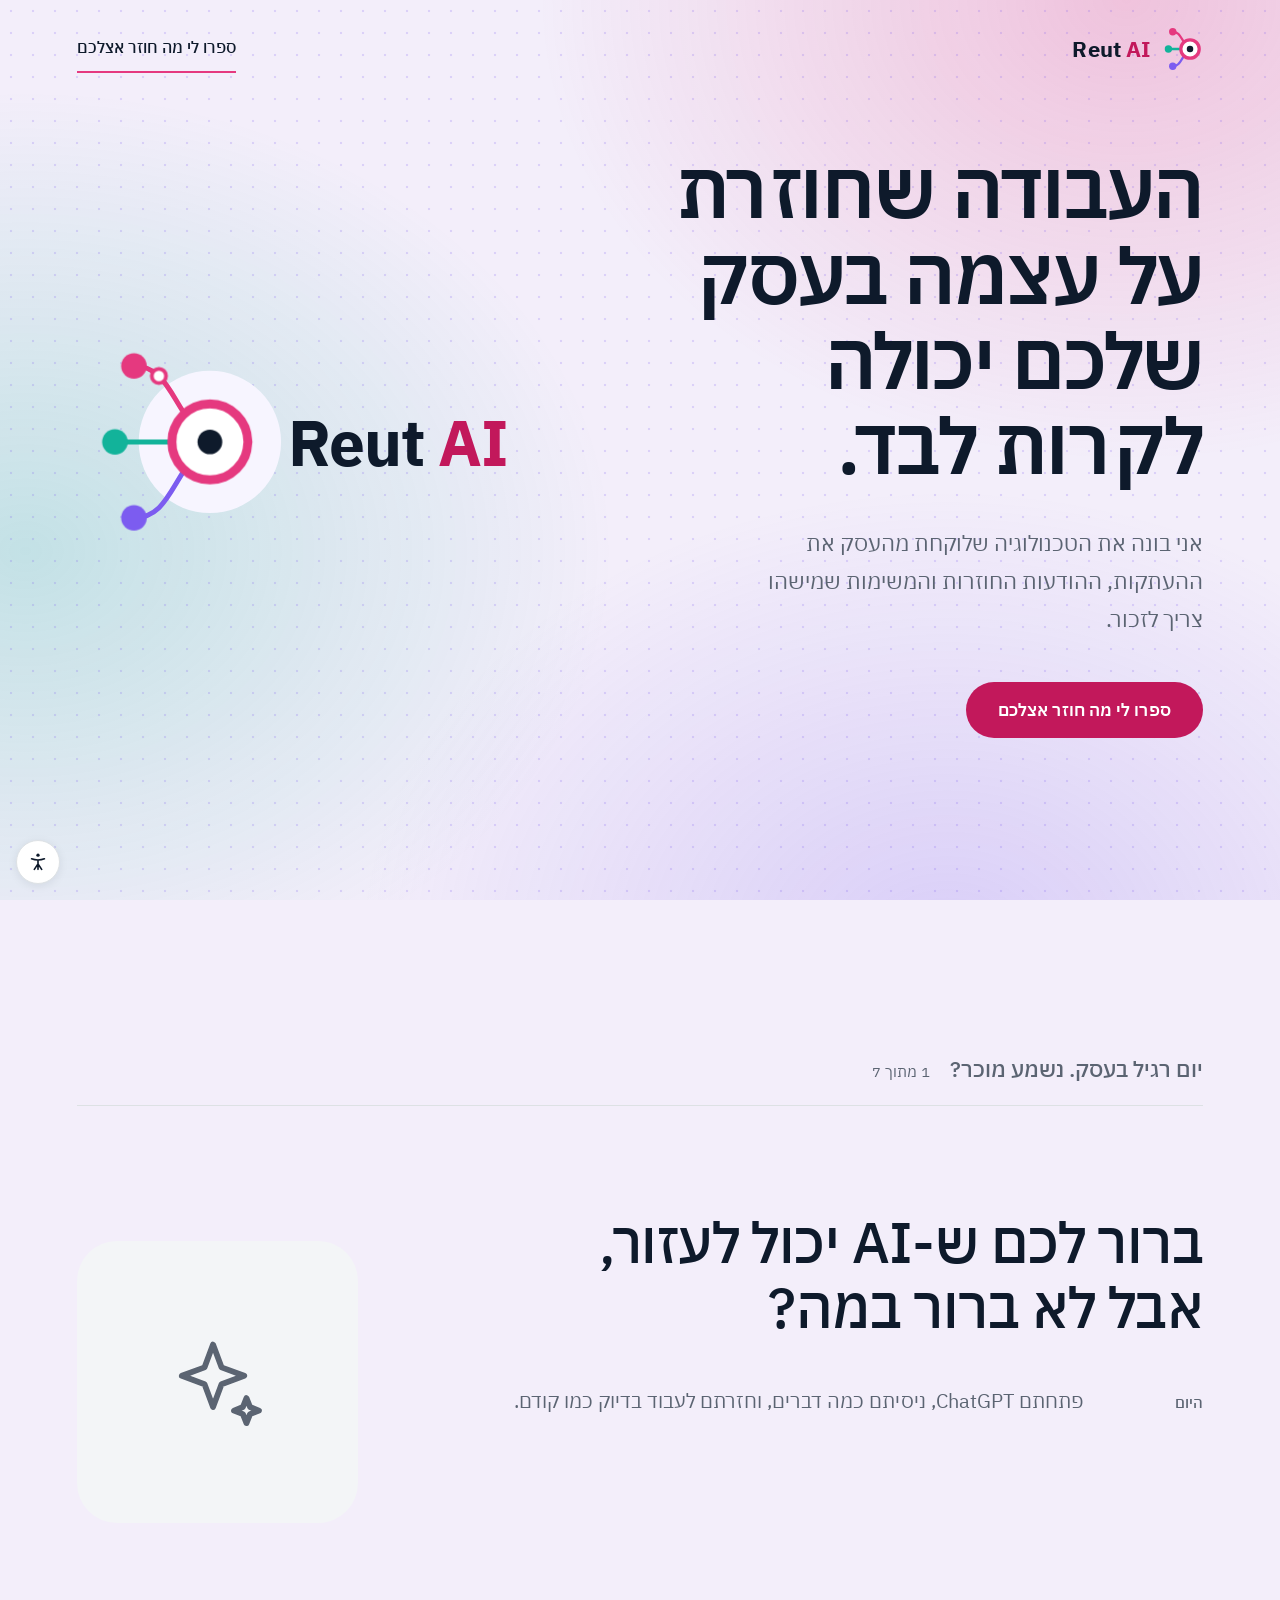
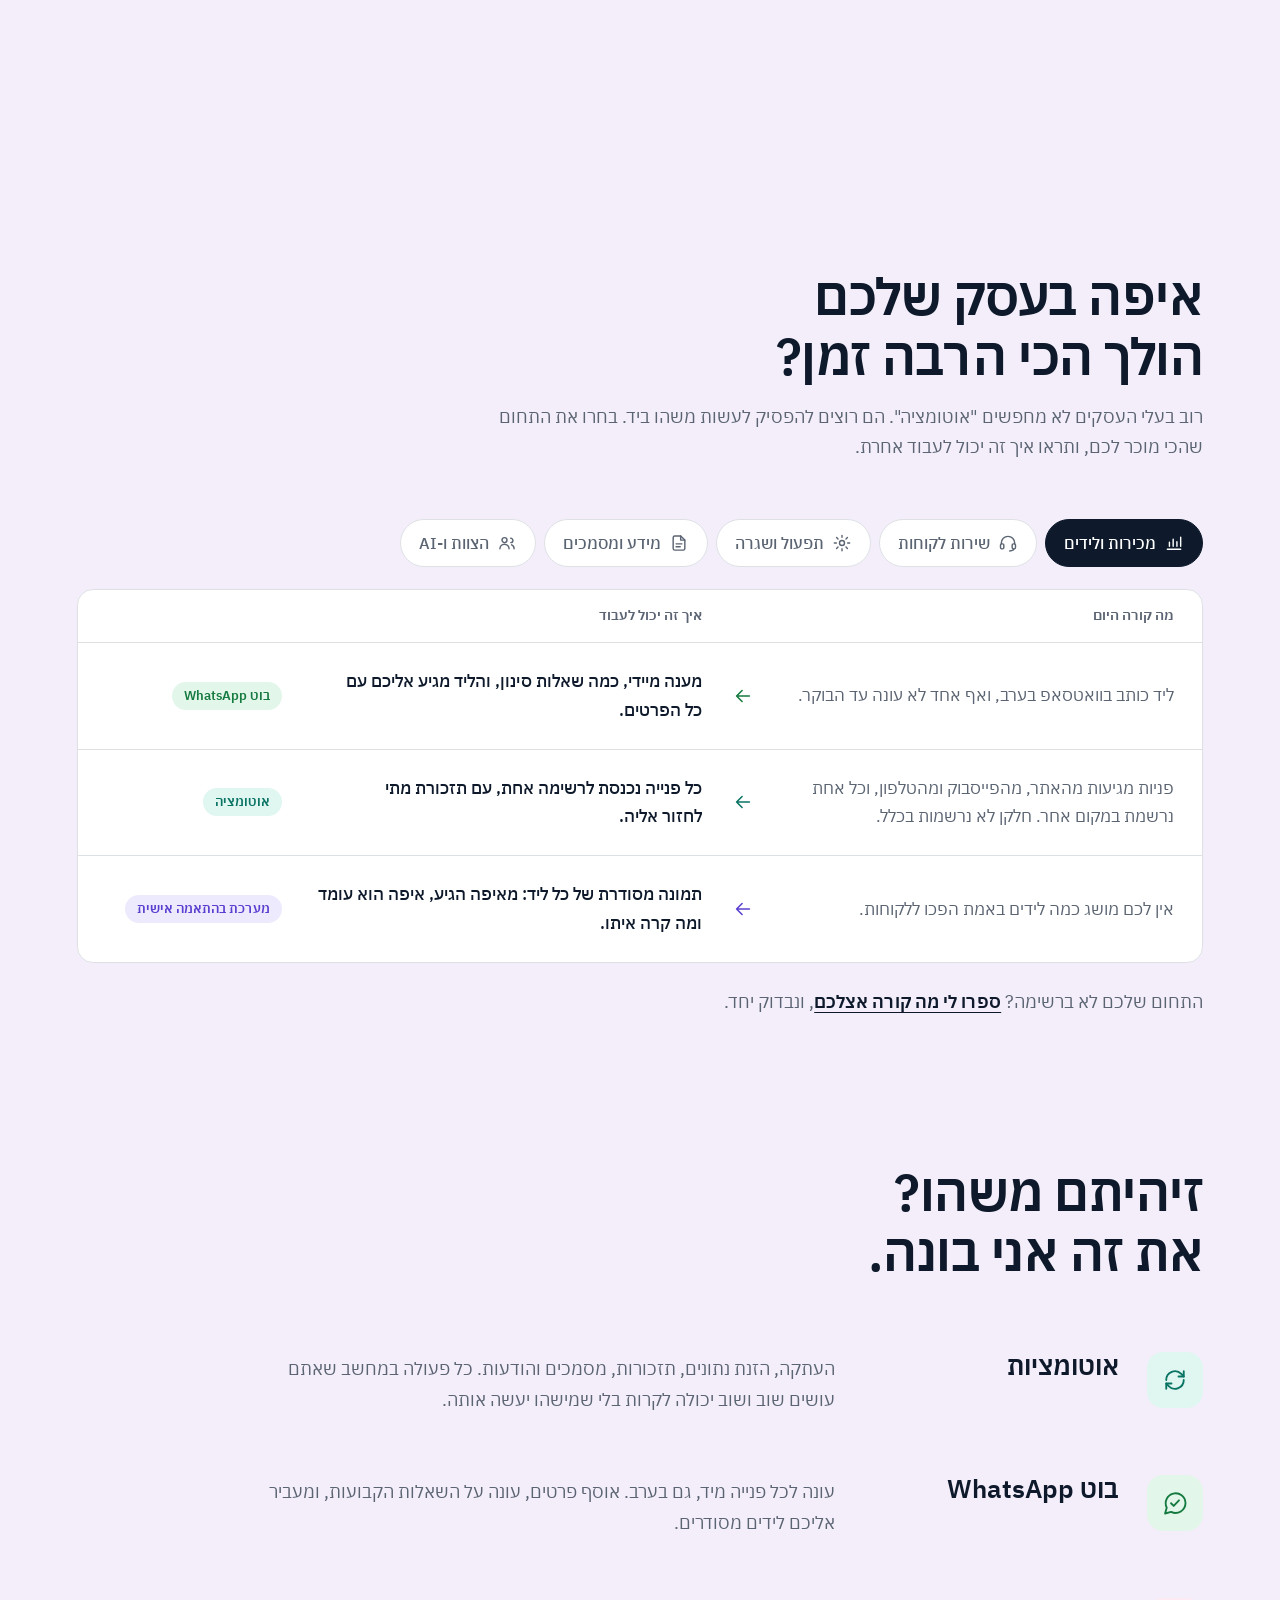
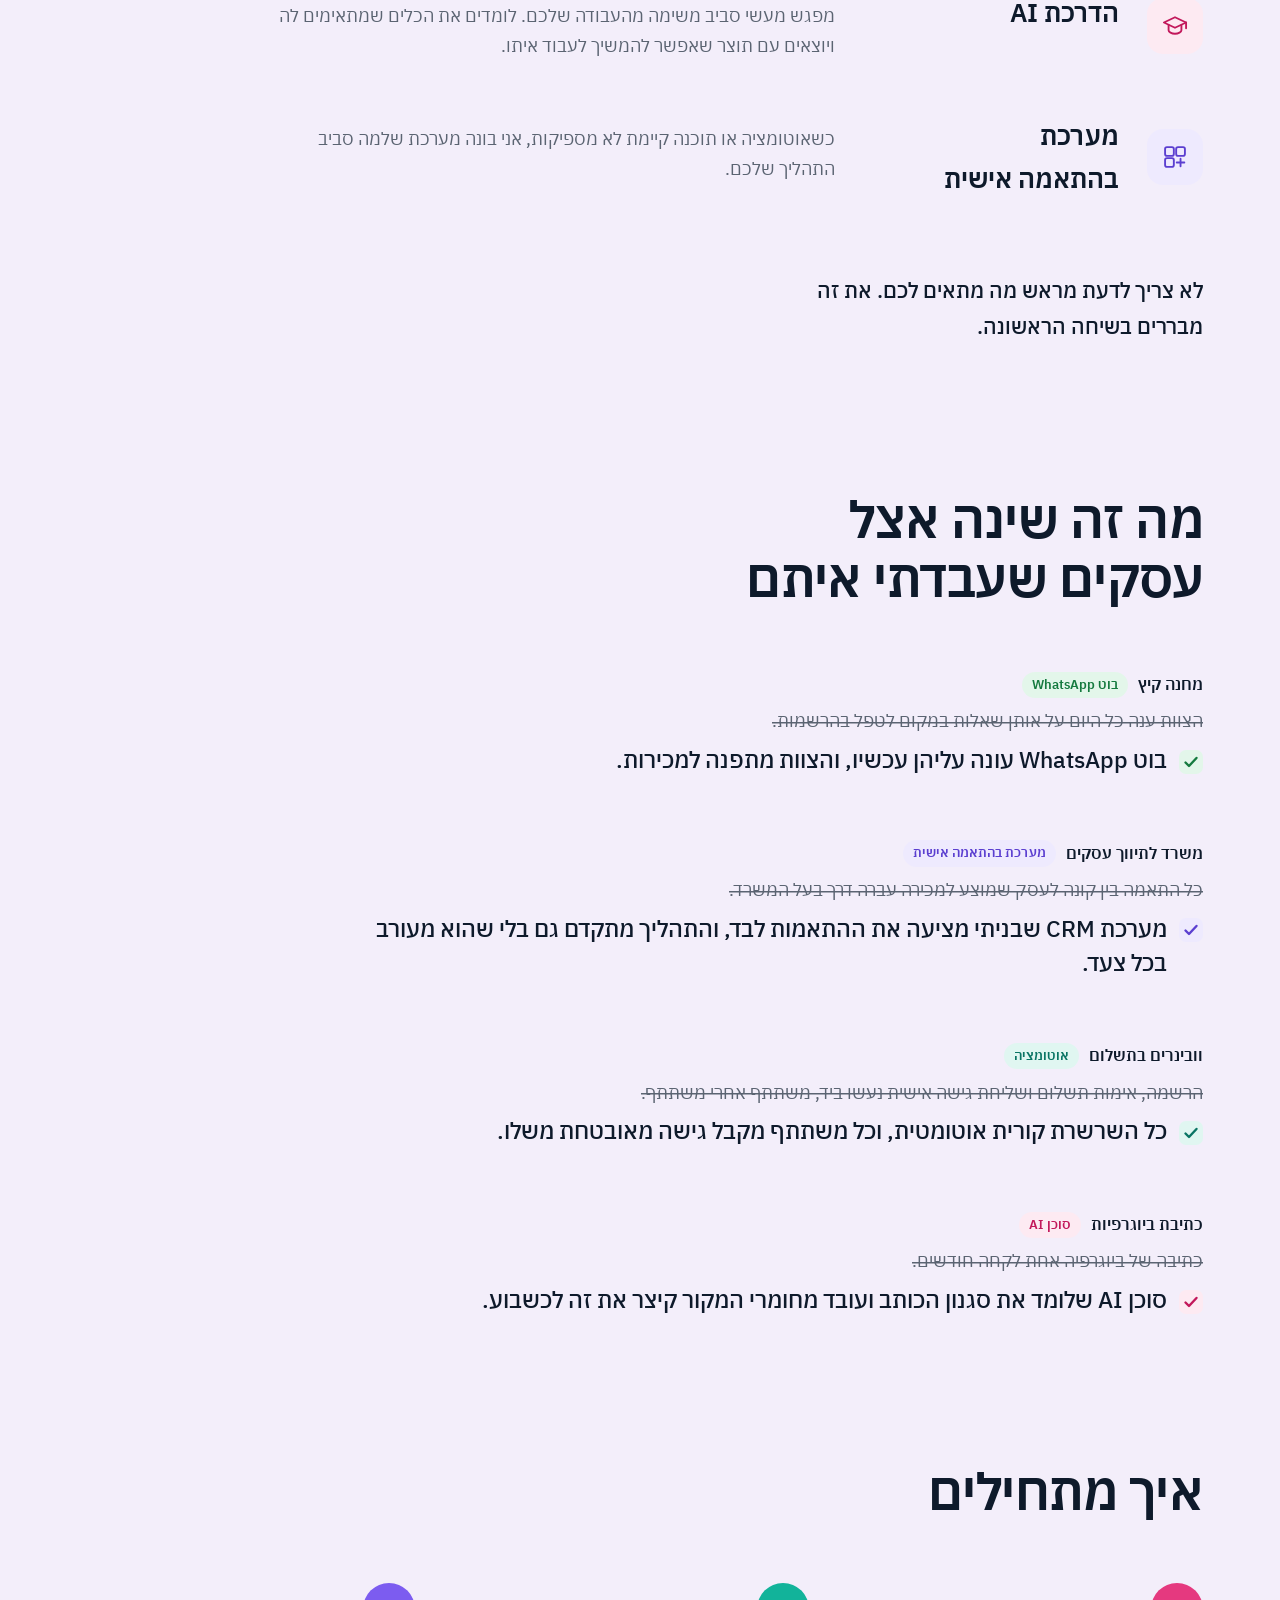
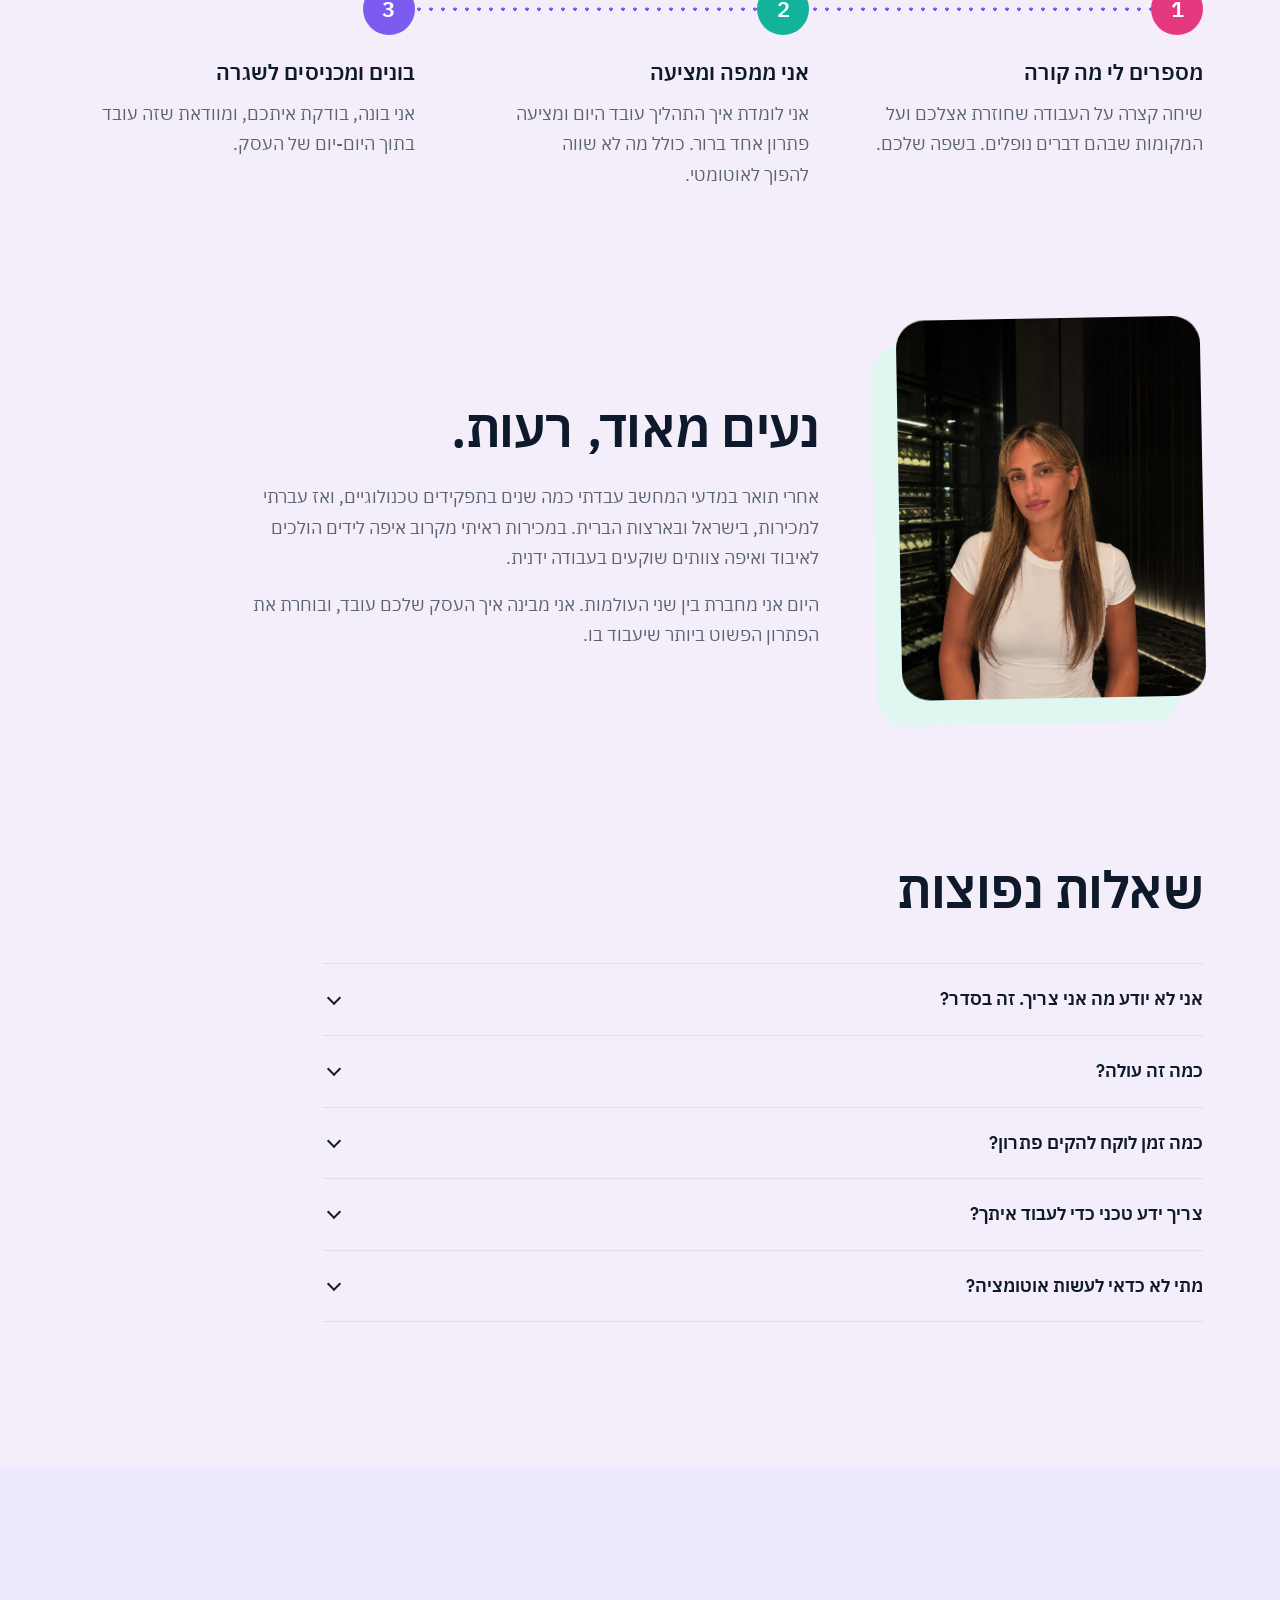
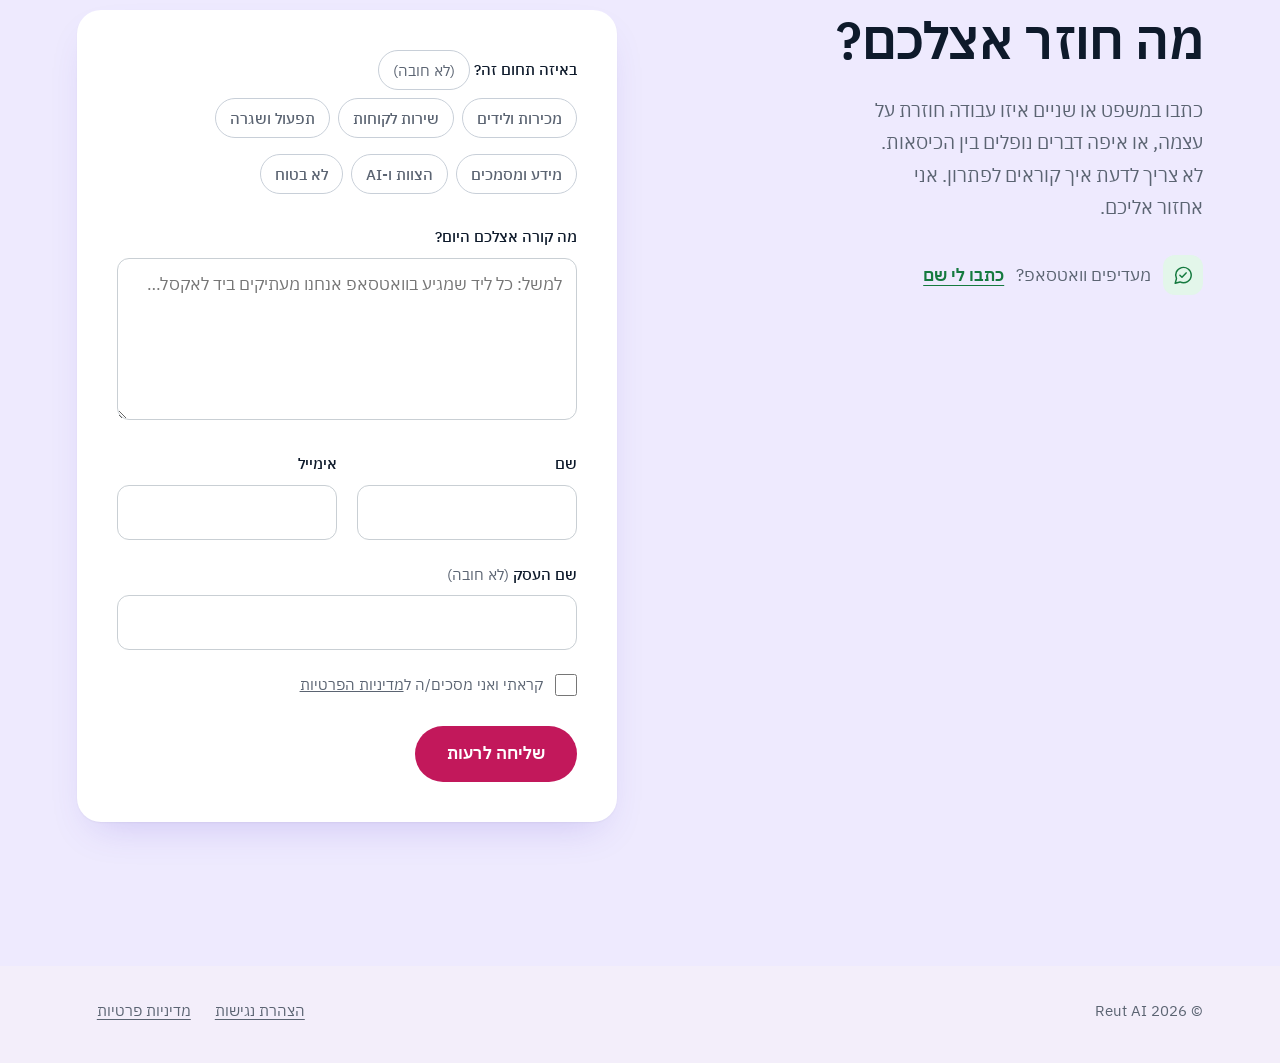
<file: index.html>
<!doctype html>
<html lang="he" dir="rtl">
<head>
<meta charset="utf-8">
<meta name="viewport" content="width=device-width, initial-scale=1, viewport-fit=cover">
<title>Reut AI | העבודה שחוזרת על עצמה בעסק יכולה לקרות לבד</title>
<meta name="description" content="רעות מאור בונה אוטומציות, בוטים לוואטסאפ, הדרכות AI מעשיות ומערכות בהתאמה אישית לעסקים שמבזבזים זמן על עבודה ידנית שחוזרת על עצמה.">
<meta name="theme-color" content="#FFFFFF">
<link rel="canonical" href="https://reutaisolutions.com/">
<meta name="robots" content="index, follow, max-image-preview:large, max-snippet:-1, max-video-preview:-1">
<meta name="author" content="רעות מאור">
<!-- Open Graph (WhatsApp / LinkedIn / Facebook) -->
<meta property="og:type" content="website">
<meta property="og:site_name" content="Reut AI">
<meta property="og:locale" content="he_IL">
<meta property="og:title" content="Reut AI | העבודה שחוזרת על עצמה בעסק יכולה לקרות לבד">
<meta property="og:description" content="רעות מאור בונה אוטומציות, בוטים לוואטסאפ, הדרכות AI מעשיות ומערכות בהתאמה אישית לעסקים שמבזבזים זמן על עבודה ידנית שחוזרת על עצמה.">
<meta property="og:url" content="https://reutaisolutions.com/">
<meta property="og:image" content="https://reutaisolutions.com/assets/hero-team.jpg">
<meta property="og:image:width" content="1448">
<meta property="og:image:height" content="1086">
<meta property="og:image:alt" content="רעות מאור, Reut AI: אוטומציות, בוטים לוואטסאפ, הדרכות AI ומערכות בהתאמה אישית לעסקים">
<!-- Twitter / X -->
<meta name="twitter:card" content="summary_large_image">
<meta name="twitter:title" content="Reut AI | העבודה שחוזרת על עצמה בעסק יכולה לקרות לבד">
<meta name="twitter:description" content="רעות מאור בונה אוטומציות, בוטים לוואטסאפ, הדרכות AI מעשיות ומערכות בהתאמה אישית לעסקים שמבזבזים זמן על עבודה ידנית שחוזרת על עצמה.">
<meta name="twitter:image" content="https://reutaisolutions.com/assets/hero-team.jpg">
<link rel="icon" href="data:image/svg+xml,<svg xmlns='http://www.w3.org/2000/svg' viewBox='9 10 37 44'><path d='M18 16C26 16 26 26 34 32M14 32H34M18 48C26 48 26 38 34 32' fill='none' stroke='%237C5CF0' stroke-width='2.6' stroke-linecap='round'/><circle cx='18' cy='16' r='3.6' fill='%23E5397F'/><circle cx='14' cy='32' r='3.6' fill='%2312B39A'/><circle cx='18' cy='48' r='3.6' fill='%237C5CF0'/><circle cx='34' cy='32' r='8.5' fill='white' stroke='%23E5397F' stroke-width='3.4'/><circle cx='34' cy='32' r='3.2' fill='%230E1A2B'/></svg>">
<link rel="preconnect" href="https://fonts.googleapis.com">
<link rel="preconnect" href="https://fonts.gstatic.com" crossorigin>
<link href="https://fonts.googleapis.com/css2?family=IBM+Plex+Sans+Hebrew:wght@300;400;500;600;700&display=swap" rel="stylesheet">
<link rel="stylesheet" href="styles.css">
</head>
<body>
<div class="backdrop" aria-hidden="true"><span class="backdrop__glow backdrop__glow--pink"></span><span class="backdrop__glow backdrop__glow--teal"></span><span class="backdrop__glow backdrop__glow--violet"></span></div>

<!-- Icon set: one symbol per situation and per capability -->
<svg width="0" height="0" style="position:absolute" aria-hidden="true" focusable="false">
  <defs>
    <symbol id="i-copy" viewBox="0 0 24 24"><rect x="8.5" y="8.5" width="11.5" height="11.5" rx="2"/><path d="M15.5 8.5V6a2 2 0 0 0-2-2H6a2 2 0 0 0-2 2v7.5a2 2 0 0 0 2 2h2.5"/></symbol>
    <symbol id="i-wait" viewBox="0 0 24 24"><path d="M21 12a8.5 8.5 0 0 1-12.3 7.6L3.5 21l1.4-5A8.5 8.5 0 1 1 21 12z"/><path d="M8.5 12h.01M12.25 12h.01M16 12h.01" stroke-width="2.6"/></symbol>
    <symbol id="i-ask" viewBox="0 0 24 24"><path d="M21 12a8.5 8.5 0 0 1-12.3 7.6L3.5 21l1.4-5A8.5 8.5 0 1 1 21 12z"/><path d="M10 9.6a2.2 2.2 0 1 1 3 2c-.6.3-1 .8-1 1.4v.4M12 16.2h.01"/></symbol>
    <symbol id="i-week" viewBox="0 0 24 24"><rect x="3.5" y="5" width="17" height="15.5" rx="2.2"/><path d="M3.5 10h17M8 3v3.8M16 3v3.8"/><path d="M8.7 15.3a3.4 3.4 0 0 0 6.2.9M15.3 14.4a3.4 3.4 0 0 0-6.2-.9"/></symbol>
    <symbol id="i-search" viewBox="0 0 24 24"><circle cx="10.5" cy="10.5" r="6.5"/><path d="M20 20l-4.6-4.6M7.8 10.5h5.4"/></symbol>
    <symbol id="i-spark" viewBox="0 0 24 24"><path d="M11 3.5l1.9 5.1 5.1 1.9-5.1 1.9L11 17.5l-1.9-5.1L4 10.5l5.1-1.9L11 3.5z"/><path d="M18.5 15.5l.8 2 2 .8-2 .8-.8 2-.8-2-2-.8 2-.8.8-2z"/></symbol>
    <symbol id="i-sheets" viewBox="0 0 24 24"><rect x="3.5" y="4.5" width="17" height="15" rx="2"/><path d="M3.5 9.5h17M3.5 14.5h17M9.5 9.5v10M15 9.5v10"/></symbol>

    <symbol id="i-auto" viewBox="0 0 24 24"><path d="M4.5 12a7.5 7.5 0 0 1 12.9-5.2L19.5 9"/><path d="M19.5 4.5V9H15"/><path d="M19.5 12a7.5 7.5 0 0 1-12.9 5.2L4.5 15"/><path d="M4.5 19.5V15H9"/></symbol>
    <symbol id="i-bot" viewBox="0 0 24 24"><path d="M21 12a8.5 8.5 0 0 1-12.3 7.6L3.5 21l1.4-5A8.5 8.5 0 1 1 21 12z"/><path d="M8.6 12.2l2.3 2.3 4.5-4.8"/></symbol>
    <symbol id="i-learn" viewBox="0 0 24 24"><path d="M2.5 9L12 4.5 21.5 9 12 13.5 2.5 9z"/><path d="M6.5 11v4.6c0 1.5 2.5 3 5.5 3s5.5-1.5 5.5-3V11M21.5 9v5"/></symbol>
    <symbol id="i-system" viewBox="0 0 24 24"><rect x="3.5" y="3.5" width="7.5" height="7.5" rx="1.6"/><rect x="13" y="3.5" width="7.5" height="7.5" rx="1.6"/><rect x="3.5" y="13" width="7.5" height="7.5" rx="1.6"/><path d="M16.75 13.5v6.5M13.5 16.75H20"/></symbol>
    <symbol id="i-sales" viewBox="0 0 24 24"><path d="M4 19.5h16M6.5 16V11M11 16V7.5M15.5 16v-5.5M20 16V5"/></symbol>
    <symbol id="i-service" viewBox="0 0 24 24"><path d="M4 13v-1a8 8 0 0 1 16 0v1"/><rect x="3" y="13" width="4" height="6" rx="1.5"/><rect x="17" y="13" width="4" height="6" rx="1.5"/><path d="M19 19c0 1.5-2 2.5-5 2.5"/></symbol>
    <symbol id="i-ops" viewBox="0 0 24 24"><circle cx="12" cy="12" r="3"/><path d="M12 2.8v2.4M12 18.8v2.4M2.8 12h2.4M18.8 12h2.4M5.5 5.5l1.7 1.7M16.8 16.8l1.7 1.7M5.5 18.5l1.7-1.7M16.8 7.2l1.7-1.7"/></symbol>
    <symbol id="i-docs" viewBox="0 0 24 24"><path d="M14 3.5H7a2 2 0 0 0-2 2v13a2 2 0 0 0 2 2h10a2 2 0 0 0 2-2V8.5z"/><path d="M14 3.5v5h5M8.5 13h7M8.5 16.5h5"/></symbol>
    <symbol id="i-team" viewBox="0 0 24 24"><circle cx="9" cy="8.5" r="3"/><path d="M3.5 19a5.5 5.5 0 0 1 11 0"/><path d="M16.5 11.5a2.6 2.6 0 1 0 0-5.2M17.5 14.2A5 5 0 0 1 20.5 19"/></symbol>
    <symbol id="i-arrow" viewBox="0 0 24 24"><path d="M19 12H5M11 6l-6 6 6 6"/></symbol>
  </defs>
</svg>

<a class="skip" href="#contact">דילוג לטופס יצירת הקשר</a>

<header class="top">
  <a class="logo" href="#" aria-label="Reut AI, לראש העמוד">
    <svg viewBox="9 10 37 44" aria-hidden="true" focusable="false">
      <path d="M18 16C26 16 26 26 34 32" fill="none" stroke="var(--pink)" stroke-width="2.2" stroke-linecap="round"/>
      <path d="M14 32H34" fill="none" stroke="var(--teal)" stroke-width="2.2" stroke-linecap="round"/>
      <path d="M18 48C26 48 26 38 34 32" fill="none" stroke="var(--violet)" stroke-width="2.2" stroke-linecap="round"/>
      <circle cx="18" cy="16" r="3.4" fill="var(--pink)"/>
      <circle cx="14" cy="32" r="3.4" fill="var(--teal)"/>
      <circle cx="18" cy="48" r="3.4" fill="var(--violet)"/>
      <circle cx="34" cy="32" r="8.5" fill="var(--paper)" stroke="var(--pink)" stroke-width="3"/>
      <circle cx="34" cy="32" r="3" fill="var(--ink)"/>
    </svg>
    <span translate="no">Reut <b>AI</b></span>
  </a>
  <a class="top__cta" href="#contact"><span class="hide-sm">ספרו לי מה חוזר אצלכם</span><span class="show-sm">בואו נדבר</span></a>
</header>

<main>

<!-- 1. Promise -->
<section class="hero">
  <div class="hero__text">
    <h1>העבודה שחוזרת על עצמה בעסק שלכם יכולה לקרות לבד.</h1>
    <p class="hero__sub">אני בונה את הטכנולוגיה שלוקחת מהעסק את ההעתקות, ההודעות החוזרות והמשימות שמישהו צריך לזכור.</p>
    <a class="button" href="#contact">ספרו לי מה חוזר אצלכם</a>
  </div>
  <!-- The logo lock-up, large: three sources draw into one ring, the name emerges from it, then the sources keep flowing in. -->
  <div class="hero__mark" aria-hidden="true">
    <svg class="hmark" viewBox="6 8 94 48">
      <circle class="hmark__halo" cx="34" cy="32" r="15"/>
      <path id="hm-p1" class="hmark__line hmark__line--1" pathLength="1" d="M18 16C26 16 26 26 34 32"/>
      <path id="hm-p2" class="hmark__line hmark__line--2" pathLength="1" d="M14 32H34"/>
      <path id="hm-p3" class="hmark__line hmark__line--3" pathLength="1" d="M18 48C26 48 26 38 34 32"/>

      <circle class="hmark__pulse hmark__pulse--1" r="1.5"><animateMotion dur="2.6s" begin="2.2s" repeatCount="indefinite" keyPoints="0;1" keyTimes="0;1" calcMode="spline" keySplines=".45 0 .55 1"><mpath href="#hm-p1"/></animateMotion></circle>
      <circle class="hmark__pulse hmark__pulse--2" r="1.5"><animateMotion dur="2.6s" begin="3.07s" repeatCount="indefinite" keyPoints="0;1" keyTimes="0;1" calcMode="spline" keySplines=".45 0 .55 1"><mpath href="#hm-p2"/></animateMotion></circle>
      <circle class="hmark__pulse hmark__pulse--3" r="1.5"><animateMotion dur="2.6s" begin="3.93s" repeatCount="indefinite" keyPoints="0;1" keyTimes="0;1" calcMode="spline" keySplines=".45 0 .55 1"><mpath href="#hm-p3"/></animateMotion></circle>

      <circle class="hmark__dot hmark__dot--1" cx="18" cy="16" r="2.7"/>
      <circle class="hmark__dot hmark__dot--2" cx="14" cy="32" r="2.7"/>
      <circle class="hmark__dot hmark__dot--3" cx="18" cy="48" r="2.7"/>
      <circle class="hmark__ring" pathLength="1" cx="34" cy="32" r="8"/>
      <circle class="hmark__core" cx="34" cy="32" r="2.6"/>
      <text class="hmark__word" x="50.5" y="32" direction="ltr" dominant-baseline="central" translate="no">Reut<tspan class="hmark__ai" dx="2.6">AI</tspan></text>
    </svg>
  </div>
</section>

<!-- 2. Recognition: one situation at a time, today → instead -->
<section class="day" id="day" aria-labelledby="dayTitle">
  <div class="day__track" id="dayTrack">
    <div class="day__stage">
      <div class="day__head">
        <h2 class="day__intro" id="dayTitle">יום רגיל בעסק. נשמע מוכר?</h2>
        <p class="day__count" aria-hidden="true"><span id="dayIndex">1</span> מתוך <span id="dayTotal">7</span></p>
      </div>

      <ol class="day__list" id="dayList">
        <li class="sit" data-kind="training">
          <div class="sit__art" aria-hidden="true"><svg><use href="#i-spark"/></svg><span class="sit__badge"><svg><use href="#i-learn"/></svg></span></div>
          <div class="sit__body">
            <p class="sit__q">ברור לכם ש-AI יכול לעזור, אבל לא ברור במה?</p>
            <dl class="sit__pair">
              <div class="sit__row sit__row--today"><dt>היום</dt><dd><span class="strike">פתחתם ChatGPT, ניסיתם כמה דברים, וחזרתם לעבוד בדיוק כמו קודם.</span></dd></div>
              <div class="sit__row sit__row--instead"><dt>במקום זה</dt><dd>בוחרים משימה אמיתית מהעבודה שלכם, לומדים את הכלים שמתאימים לה, ויוצאים עם משהו שעובד.</dd></div>
            </dl>
            <p class="sit__kind">הדרכת AI</p>
          </div>
        </li>

        <li class="sit" data-kind="automation">
          <div class="sit__art" aria-hidden="true"><svg><use href="#i-copy"/></svg><span class="sit__badge"><svg><use href="#i-auto"/></svg></span></div>
          <div class="sit__body">
            <p class="sit__q">העתקתם היום פרטים ממערכת אחת לאחרת?</p>
            <dl class="sit__pair">
              <div class="sit__row sit__row--today"><dt>היום</dt><dd><span class="strike">פנייה מגיעה במייל. מישהו מעתיק אותה לאקסל, ואחר כך מעדכן אותה שוב במערכת הלקוחות.</span></dd></div>
              <div class="sit__row sit__row--instead"><dt>במקום זה</dt><dd>הפרטים נקלטים ומתעדכנים בכל המערכות מעצמם. אף אחד לא מעתיק כלום.</dd></div>
            </dl>
            <p class="sit__kind">אוטומציה</p>
          </div>
        </li>

        <li class="sit" data-kind="whatsapp">
          <div class="sit__art" aria-hidden="true"><svg><use href="#i-wait"/></svg><span class="sit__badge"><svg><use href="#i-bot"/></svg></span></div>
          <div class="sit__body">
            <p class="sit__q">נכנס ליד בוואטסאפ ואף אחד לא ענה בזמן?</p>
            <dl class="sit__pair">
              <div class="sit__row sit__row--today"><dt>היום</dt><dd><span class="strike">ההודעה הגיעה בשמונה בערב. כשמישהו התפנה לענות למחרת, הלקוח כבר דיבר עם מישהו אחר.</span></dd></div>
              <div class="sit__row sit__row--instead"><dt>במקום זה</dt><dd>הלקוח מקבל תשובה מיד, עונה על כמה שאלות קצרות, ומגיע אליכם עם כל הפרטים.</dd></div>
            </dl>
            <p class="sit__kind">בוט WhatsApp</p>
          </div>
        </li>

        <li class="sit" data-kind="whatsapp">
          <div class="sit__art" aria-hidden="true"><svg><use href="#i-ask"/></svg><span class="sit__badge"><svg><use href="#i-bot"/></svg></span></div>
          <div class="sit__body">
            <p class="sit__q">שאלו אתכם היום שוב כמה זה עולה?</p>
            <dl class="sit__pair">
              <div class="sit__row sit__row--today"><dt>היום</dt><dd><span class="strike">אותן חמש שאלות מגיעות כל יום, ומישהו בצוות עוצר את מה שהוא עושה כדי לענות עליהן.</span></dd></div>
              <div class="sit__row sit__row--instead"><dt>במקום זה</dt><dd>התשובות הקבועות יוצאות לבד. רק שאלה שבאמת צריכה אתכם מגיעה אליכם.</dd></div>
            </dl>
            <p class="sit__kind">בוט WhatsApp</p>
          </div>
        </li>

        <li class="sit" data-kind="automation">
          <div class="sit__art" aria-hidden="true"><svg><use href="#i-week"/></svg><span class="sit__badge"><svg><use href="#i-auto"/></svg></span></div>
          <div class="sit__body">
            <p class="sit__q">יש משימה שקורית כל שבוע רק כי מישהו זוכר אותה?</p>
            <dl class="sit__pair">
              <div class="sit__row sit__row--today"><dt>היום</dt><dd><span class="strike">תזכורת תשלום, דוח שבועי, הודעה ללקוחות. כשהאדם הזה בחופש, זה פשוט לא קורה.</span></dd></div>
              <div class="sit__row sit__row--instead"><dt>במקום זה</dt><dd>המשימה רצה בזמן שלה, כל שבוע, ואתם מקבלים עדכון שהיא בוצעה.</dd></div>
            </dl>
            <p class="sit__kind">אוטומציה</p>
          </div>
        </li>

        <li class="sit" data-kind="automation">
          <div class="sit__art" aria-hidden="true"><svg><use href="#i-search"/></svg><span class="sit__badge"><svg><use href="#i-auto"/></svg></span></div>
          <div class="sit__body">
            <p class="sit__q">מישהו אצלכם עובר כל שבוע על אותם אתרים?</p>
            <dl class="sit__pair">
              <div class="sit__row sit__row--today"><dt>היום</dt><dd><span class="strike">מחפש, מעתיק לטבלה ומסנן ביד. בשבוע הבא הוא מתחיל שוב מאפס.</span></dd></div>
              <div class="sit__row sit__row--instead"><dt>במקום זה</dt><dd>המידע נאסף לפי הכללים שלכם ומגיע אליכם מסודר ומסונן.</dd></div>
            </dl>
            <p class="sit__kind">אוטומציה</p>
          </div>
        </li>

        <li class="sit" data-kind="custom">
          <div class="sit__art" aria-hidden="true"><svg><use href="#i-sheets"/></svg><span class="sit__badge"><svg><use href="#i-system"/></svg></span></div>
          <div class="sit__body">
            <p class="sit__q">העסק רץ על עשרה קבצי אקסל ואף מערכת לא מתאימה?</p>
            <dl class="sit__pair">
              <div class="sit__row sit__row--today"><dt>היום</dt><dd><span class="strike">לכל אחד בצוות יש גרסה משלו, וחלק מהמידע נמצא רק בראש של מישהו.</span></dd></div>
              <div class="sit__row sit__row--instead"><dt>במקום זה</dt><dd>מערכת אחת שבנויה סביב הדרך שבה אתם עובדים, עם המסכים שאתם באמת צריכים.</dd></div>
            </dl>
            <p class="sit__kind">מערכת בהתאמה אישית</p>
          </div>
        </li>
      </ol>
    </div>
  </div>
</section>

<!-- 2b. Where the time goes -->
<section class="areas" id="areas" aria-labelledby="areasTitle">
    <div class="areas__head">
      <h2 id="areasTitle">איפה בעסק שלכם הולך הכי הרבה זמן?</h2>
      <p>רוב בעלי העסקים לא מחפשים "אוטומציה". הם רוצים להפסיק לעשות משהו ביד. בחרו את התחום שהכי מוכר לכם, ותראו איך זה יכול לעבוד אחרת.</p>
    </div>

    <div class="tabs" role="tablist" aria-label="תחומים בעסק">
      <button class="tab" role="tab" id="tab-sales" aria-controls="panel-sales" aria-selected="true"><svg aria-hidden="true"><use href="#i-sales"/></svg>מכירות ולידים</button>
      <button class="tab" role="tab" id="tab-service" aria-controls="panel-service" aria-selected="false" tabindex="-1"><svg aria-hidden="true"><use href="#i-service"/></svg>שירות לקוחות</button>
      <button class="tab" role="tab" id="tab-ops" aria-controls="panel-ops" aria-selected="false" tabindex="-1"><svg aria-hidden="true"><use href="#i-ops"/></svg>תפעול ושגרה</button>
      <button class="tab" role="tab" id="tab-docs" aria-controls="panel-docs" aria-selected="false" tabindex="-1"><svg aria-hidden="true"><use href="#i-docs"/></svg>מידע ומסמכים</button>
      <button class="tab" role="tab" id="tab-team" aria-controls="panel-team" aria-selected="false" tabindex="-1"><svg aria-hidden="true"><use href="#i-team"/></svg>הצוות ו-AI</button>
    </div>

    <div class="panels">
      <div class="panel" role="tabpanel" id="panel-sales" aria-labelledby="tab-sales">
        <div class="panel__head" aria-hidden="true"><span>מה קורה היום</span><span></span><span>איך זה יכול לעבוד</span><span></span></div>
        <ul class="rows">
          <li class="row" data-kind="whatsapp"><p class="row__now">ליד כותב בוואטסאפ בערב, ואף אחד לא עונה עד הבוקר.</p><svg class="row__arrow" aria-hidden="true"><use href="#i-arrow"/></svg><p class="row__then">מענה מיידי, כמה שאלות סינון, והליד מגיע אליכם עם כל הפרטים.</p><span class="chip">בוט WhatsApp</span></li>
          <li class="row" data-kind="automation"><p class="row__now">פניות מגיעות מהאתר, מהפייסבוק ומהטלפון, וכל אחת נרשמת במקום אחר. חלקן לא נרשמות בכלל.</p><svg class="row__arrow" aria-hidden="true"><use href="#i-arrow"/></svg><p class="row__then">כל פנייה נכנסת לרשימה אחת, עם תזכורת מתי לחזור אליה.</p><span class="chip">אוטומציה</span></li>
          <li class="row" data-kind="custom"><p class="row__now">אין לכם מושג כמה לידים באמת הפכו ללקוחות.</p><svg class="row__arrow" aria-hidden="true"><use href="#i-arrow"/></svg><p class="row__then">תמונה מסודרת של כל ליד: מאיפה הגיע, איפה הוא עומד ומה קרה איתו.</p><span class="chip">מערכת בהתאמה אישית</span></li>
        </ul>
      </div>

      <div class="panel" role="tabpanel" id="panel-service" aria-labelledby="tab-service" hidden>
        <div class="panel__head" aria-hidden="true"><span>מה קורה היום</span><span></span><span>איך זה יכול לעבוד</span><span></span></div>
        <ul class="rows">
          <li class="row" data-kind="whatsapp"><p class="row__now">אותן שאלות על מחיר, שעות והרשמה מגיעות כל יום, ומישהו עוצר את העבודה כדי לענות.</p><svg class="row__arrow" aria-hidden="true"><use href="#i-arrow"/></svg><p class="row__then">התשובות הקבועות יוצאות לבד. רק מה שבאמת דורש אתכם מגיע אליכם.</p><span class="chip">בוט WhatsApp</span></li>
          <li class="row" data-kind="automation"><p class="row__now">חמש הודעות הלוך ושוב כדי לקבוע פגישה אחת.</p><svg class="row__arrow" aria-hidden="true"><use href="#i-arrow"/></svg><p class="row__then">הלקוח בוחר זמן פנוי בעצמו, ומקבל אישור ותזכורת.</p><span class="chip">אוטומציה</span></li>
          <li class="row" data-kind="automation"><p class="row__now">אותה הודעת עדכון נשלחת לכל לקוח ביד: מעתיקים, מתקנים שם, שולחים.</p><svg class="row__arrow" aria-hidden="true"><use href="#i-arrow"/></svg><p class="row__then">ההודעה יוצאת לבד ברגע הנכון, עם הפרטים של כל לקוח.</p><span class="chip">אוטומציה</span></li>
        </ul>
      </div>

      <div class="panel" role="tabpanel" id="panel-ops" aria-labelledby="tab-ops" hidden>
        <div class="panel__head" aria-hidden="true"><span>מה קורה היום</span><span></span><span>איך זה יכול לעבוד</span><span></span></div>
        <ul class="rows">
          <li class="row" data-kind="automation"><p class="row__now">לקוח חדש נרשם, ומישהו מקליד את אותם פרטים באקסל, ב-CRM ובמערכת החשבוניות.</p><svg class="row__arrow" aria-hidden="true"><use href="#i-arrow"/></svg><p class="row__then">מזינים פעם אחת, וכל שאר המערכות מתעדכנות.</p><span class="chip">אוטומציה</span></li>
          <li class="row" data-kind="automation"><p class="row__now">אחרי שסוגרים לקוח: חוזה, חשבונית, תיקייה, עדכון לצוות. כל פעם מחדש, ותמיד משהו נשכח.</p><svg class="row__arrow" aria-hidden="true"><use href="#i-arrow"/></svg><p class="row__then">סגירת העסקה מפעילה את כל הרצף, ואתם מקבלים עדכון שהכול יצא.</p><span class="chip">אוטומציה</span></li>
          <li class="row" data-kind="automation"><p class="row__now">בסוף החודש עוברים שורה-שורה כדי לבדוק מי שילם, ושולחים תזכורות אחת-אחת.</p><svg class="row__arrow" aria-hidden="true"><use href="#i-arrow"/></svg><p class="row__then">סטטוס התשלום מתעדכן, ותזכורת יוצאת רק למי שעוד לא שילם.</p><span class="chip">אוטומציה</span></li>
        </ul>
      </div>

      <div class="panel" role="tabpanel" id="panel-docs" aria-labelledby="tab-docs" hidden>
        <div class="panel__head" aria-hidden="true"><span>מה קורה היום</span><span></span><span>איך זה יכול לעבוד</span><span></span></div>
        <ul class="rows">
          <li class="row" data-kind="custom"><p class="row__now">המידע מפוזר בין וואטסאפ, מייל, דרייב ועשרה קבצי אקסל, ואף אחד לא בטוח מה מעודכן.</p><svg class="row__arrow" aria-hidden="true"><use href="#i-arrow"/></svg><p class="row__then">מערכת אחת שמרכזת את המידע, בנויה סביב הדרך שבה אתם עובדים.</p><span class="chip">מערכת בהתאמה אישית</span></li>
          <li class="row" data-kind="automation"><p class="row__now">הצעת מחיר, סיכום פגישה, הסכם: כל פעם כותבים כמעט את אותו מסמך.</p><svg class="row__arrow" aria-hidden="true"><use href="#i-arrow"/></svg><p class="row__then">המסמך נוצר מהפרטים שכבר קיימים, ונשאר רק לעבור ולאשר.</p><span class="chip">אוטומציה</span></li>
          <li class="row" data-kind="automation"><p class="row__now">מישהו עובר כל שבוע על אותם אתרים, מעתיק לטבלה ומסנן ביד.</p><svg class="row__arrow" aria-hidden="true"><use href="#i-arrow"/></svg><p class="row__then">המידע נאסף לפי הכללים שלכם ומגיע מסודר ומסונן.</p><span class="chip">אוטומציה</span></li>
        </ul>
      </div>

      <div class="panel" role="tabpanel" id="panel-team" aria-labelledby="tab-team" hidden>
        <div class="panel__head" aria-hidden="true"><span>מה קורה היום</span><span></span><span>איך זה יכול לעבוד</span><span></span></div>
        <ul class="rows">
          <li class="row" data-kind="training"><p class="row__now">ברור לכם ש-AI יכול לעזור, אבל לא ברור במה. ניסיתם כמה דברים וחזרתם לעבוד כמו קודם.</p><svg class="row__arrow" aria-hidden="true"><use href="#i-arrow"/></svg><p class="row__then">הדרכה סביב משימה אמיתית מהעבודה שלכם, ויציאה עם תוצר שעובד.</p><span class="chip">הדרכת AI</span></li>
          <li class="row" data-kind="training"><p class="row__now">שעות של קריאה בחוזים, דוחות או קורות חיים כדי למצוא את מה שחשוב.</p><svg class="row__arrow" aria-hidden="true"><use href="#i-arrow"/></svg><p class="row__then">עבודה עם כלי AI שמסכמים ומסמנים מה דורש תשומת לב, על החומרים שלכם.</p><span class="chip">הדרכת AI</span></li>
          <li class="row" data-kind="map"><p class="row__now">עובד יושב חצי יום כל שבוע על משימה שכולם כבר בטוחים ש"ככה זה".</p><svg class="row__arrow" aria-hidden="true"><use href="#i-arrow"/></svg><p class="row__then">ממפים אותה יחד ומחליטים: אוטומציה, AI, או שינוי פשוט בתהליך.</p><span class="chip">מתחילים במיפוי</span></li>
        </ul>
      </div>
    </div>

    <p class="areas__more">התחום שלכם לא ברשימה? <a href="#contact">ספרו לי מה קורה אצלכם</a>, ונבדוק יחד.</p>
</section>

<!-- 3. What I build -->
<section class="build" aria-labelledby="buildTitle">
  <h2 id="buildTitle">זיהיתם משהו? את זה אני בונה.</h2>
  <ul class="build__list">
    <li data-kind="automation">
      <span class="tile" aria-hidden="true"><svg><use href="#i-auto"/></svg></span>
      <h3>אוטומציות</h3>
      <p>העתקה, הזנת נתונים, תזכורות, מסמכים והודעות. כל פעולה במחשב שאתם עושים שוב ושוב יכולה לקרות בלי שמישהו יעשה אותה.</p>
    </li>
    <li data-kind="whatsapp">
      <span class="tile" aria-hidden="true"><svg><use href="#i-bot"/></svg></span>
      <h3>בוט WhatsApp</h3>
      <p>עונה לכל פנייה מיד, גם בערב. אוסף פרטים, עונה על השאלות הקבועות, ומעביר אליכם לידים מסודרים.</p>
    </li>
    <li data-kind="training">
      <span class="tile" aria-hidden="true"><svg><use href="#i-learn"/></svg></span>
      <h3>הדרכת AI</h3>
      <p>מפגש מעשי סביב משימה מהעבודה שלכם. לומדים את הכלים שמתאימים לה ויוצאים עם תוצר שאפשר להמשיך לעבוד איתו.</p>
    </li>
    <li data-kind="custom">
      <span class="tile" aria-hidden="true"><svg><use href="#i-system"/></svg></span>
      <h3>מערכת בהתאמה אישית</h3>
      <p>כשאוטומציה או תוכנה קיימת לא מספיקות, אני בונה מערכת שלמה סביב התהליך שלכם.</p>
    </li>
  </ul>
  <p class="build__note">לא צריך לדעת מראש מה מתאים לכם. את זה מבררים בשיחה הראשונה.</p>
</section>

<!-- 4. Proof -->
<section class="proof" aria-labelledby="proofTitle">
  <h2 id="proofTitle">מה זה שינה אצל עסקים שעבדתי איתם</h2>
  <ul class="proof__list">
    <li data-kind="whatsapp">
      <p class="proof__who">מחנה קיץ <span class="proof__tag">בוט WhatsApp</span></p>
      <p class="proof__was"><span class="strike">הצוות ענה כל היום על אותן שאלות במקום לטפל בהרשמות.</span></p>
      <p class="proof__now">בוט WhatsApp עונה עליהן עכשיו, והצוות מתפנה למכירות.</p>
    </li>
    <li data-kind="custom">
      <p class="proof__who">משרד לתיווך עסקים <span class="proof__tag">מערכת בהתאמה אישית</span></p>
      <p class="proof__was"><span class="strike">כל התאמה בין קונה לעסק שמוצע למכירה עברה דרך בעל המשרד.</span></p>
      <p class="proof__now">מערכת CRM שבניתי מציעה את ההתאמות לבד, והתהליך מתקדם גם בלי שהוא מעורב בכל צעד.</p>
    </li>
    <li data-kind="automation">
      <p class="proof__who">וובינרים בתשלום <span class="proof__tag">אוטומציה</span></p>
      <p class="proof__was"><span class="strike">הרשמה, אימות תשלום ושליחת גישה אישית נעשו ביד, משתתף אחרי משתתף.</span></p>
      <p class="proof__now">כל השרשרת קורית אוטומטית, וכל משתתף מקבל גישה מאובטחת משלו.</p>
    </li>
    <li data-kind="training">
      <p class="proof__who">כתיבת ביוגרפיות <span class="proof__tag">סוכן AI</span></p>
      <p class="proof__was"><span class="strike">כתיבה של ביוגרפיה אחת לקחה חודשים.</span></p>
      <p class="proof__now">סוכן AI שלומד את סגנון הכותב ועובד מחומרי המקור קיצר את זה לכשבוע.</p>
    </li>
  </ul>
</section>

<!-- 5. How it starts -->
<section class="start" aria-labelledby="startTitle">
  <h2 id="startTitle">איך מתחילים</h2>
  <ol class="start__steps">
    <li>
      <h3>מספרים לי מה קורה</h3>
      <p>שיחה קצרה על העבודה שחוזרת אצלכם ועל המקומות שבהם דברים נופלים. בשפה שלכם.</p>
    </li>
    <li>
      <h3>אני ממפה ומציעה</h3>
      <p>אני לומדת איך התהליך עובד היום ומציעה פתרון אחד ברור. כולל מה לא שווה להפוך לאוטומטי.</p>
    </li>
    <li>
      <h3>בונים ומכניסים לשגרה</h3>
      <p>אני בונה, בודקת איתכם, ומוודאת שזה עובד בתוך היום-יום של העסק.</p>
    </li>
  </ol>
</section>

<!-- 6. About -->
<section class="about" aria-labelledby="aboutTitle">
  <img class="about__photo" src="assets/about-photo.jpg" width="1086" height="1448" alt="רעות מאור" loading="lazy">
  <div class="about__text">
    <h2 id="aboutTitle">נעים מאוד, רעות.</h2>
    <p>אחרי תואר במדעי המחשב עבדתי כמה שנים בתפקידים טכנולוגיים, ואז עברתי למכירות, בישראל ובארצות הברית. במכירות ראיתי מקרוב איפה לידים הולכים לאיבוד ואיפה צוותים שוקעים בעבודה ידנית.</p>
    <p>היום אני מחברת בין שני העולמות. אני מבינה איך העסק שלכם עובד, ובוחרת את הפתרון הפשוט ביותר שיעבוד בו.</p>
  </div>
</section>

<!-- 6b. FAQ -->
<section class="faq" id="faq" aria-labelledby="faqTitle">
  <div class="faq__in">
    <h2 id="faqTitle">שאלות נפוצות</h2>
    <div class="faq__list">
      <details><summary>אני לא יודע מה אני צריך. זה בסדר?</summary><p>זה המצב הנפוץ ביותר. אתם מתארים מה קורה בעסק ומה גוזל זמן, ואני מציעה את הפתרון. אין צורך לדעת מראש אם זו אוטומציה, בוט או מערכת.</p></details>
      <details><summary>כמה זה עולה?</summary><p>אין מחיר אחיד. המחיר תלוי במורכבות התהליך, במספר המערכות שצריך לחבר, ובשאלה אם נדרש רכיב AI או פיתוח מותאם. אחרי שיחת ההיכרות והאפיון תקבלו הצעה מסודרת.</p></details>
      <details><summary>כמה זמן לוקח להקים פתרון?</summary><p>אוטומציה ממוקדת אחת יכולה לעלות לאוויר מהר הרבה יותר ממערכת שמחברת כמה פלטפורמות. לוח הזמנים המדויק נקבע אחרי שלב האפיון.</p></details>
      <details><summary>צריך ידע טכני כדי לעבוד איתך?</summary><p>לא. מספיק לתאר את העבודה כמו שאתם מתארים אותה לעובד חדש. את החלק הטכני אני לוקחת.</p></details>
      <details><summary>מתי לא כדאי לעשות אוטומציה?</summary><p>כשתהליך קורה לעיתים רחוקות, כשהוא עדיין לא מוגדר או משתנה כל הזמן, או כששינוי פשוט בתהליך יפתור את הבעיה. במקרים כאלה אגיד לכם את זה.</p></details>
    </div>
  </div>
</section>

<!-- 7. Contact -->
<section class="contact" id="contact" aria-labelledby="contactTitle">
  <div class="contact__intro">
    <h2 id="contactTitle">מה חוזר אצלכם?</h2>
    <p>כתבו במשפט או שניים איזו עבודה חוזרת על עצמה, או איפה דברים נופלים בין הכיסאות. לא צריך לדעת איך קוראים לפתרון. אני אחזור אליכם.</p>
    <p class="contact__wa"><span class="contact__wa-icon" aria-hidden="true"><svg><use href="#i-bot"/></svg></span>מעדיפים וואטסאפ? <a href="https://wa.me/972555038909?text=%D7%94%D7%99%D7%99+%2C+%D7%90%D7%A0%D7%99+%D7%A8%D7%95%D7%A6%D7%94+%D7%9C%D7%AA%D7%90%D7%9D+%D7%A9%D7%99%D7%97%D7%94+%D7%9C%D7%9C%D7%90+%D7%94%D7%AA%D7%97%D7%99%D7%99%D7%91%D7%95%D7%AA+%D7%9C%D7%91%D7%97%D7%99%D7%A0%D7%AA+%D7%99%D7%99%D7%A2%D7%95%D7%9C+%D7%AA%D7%94%D7%9C%D7%99%D7%9B%D7%99%D7%9D+%D7%91%D7%A2%D7%A1%D7%A7+%D7%A9%D7%9C%D7%99" target="_blank" rel="noopener" data-wa data-wa-loc="contact_section">כתבו לי שם</a></p>
  </div>

  <form class="form" id="contactForm" novalidate>
    <fieldset class="field field--wide area-pick">
        <legend>באיזה תחום זה? <span class="optional">(לא חובה)</span></legend>
        <div class="area-pick__opts">
          <label><input type="radio" name="area" value="מכירות ולידים"><span>מכירות ולידים</span></label>
          <label><input type="radio" name="area" value="שירות לקוחות"><span>שירות לקוחות</span></label>
          <label><input type="radio" name="area" value="תפעול ושגרה"><span>תפעול ושגרה</span></label>
          <label><input type="radio" name="area" value="מידע ומסמכים"><span>מידע ומסמכים</span></label>
          <label><input type="radio" name="area" value="הצוות ו-AI"><span>הצוות ו-AI</span></label>
          <label><input type="radio" name="area" value="לא בטוח"><span>לא בטוח</span></label>
        </div>
      </fieldset>
    <div class="field field--wide">
      <label for="message">מה קורה אצלכם היום?</label>
      <textarea id="message" name="message" rows="5" required placeholder="למשל: כל ליד שמגיע בוואטסאפ אנחנו מעתיקים ביד לאקסל…"></textarea>
    </div>
    <div class="field">
      <label for="fullName">שם</label>
      <input id="fullName" name="fullName" type="text" autocomplete="name" required>
    </div>
    <div class="field">
      <label for="email">אימייל</label>
      <input id="email" name="email" type="email" autocomplete="email" inputmode="email" spellcheck="false" dir="ltr" required>
    </div>
    <div class="field field--wide">
      <label for="business">שם העסק <span class="optional">(לא חובה)</span></label>
      <input id="business" name="business" type="text" autocomplete="organization">
    </div>
    <div class="consent field--wide">
      <input id="privacyConsent" name="privacyConsent" type="checkbox" required>
      <label for="privacyConsent">קראתי ואני מסכים/ה ל<a href="privacy.html" target="_blank" rel="noopener">מדיניות הפרטיות</a></label>
    </div>
    <div class="form__end field--wide">
      <button class="button" type="submit">שליחה לרעות</button>
      <p class="form__status" id="formStatus" role="status" aria-live="polite"></p>
    </div>
  </form>
</section>

</main>

<footer class="foot">
  <p>© <span id="year"></span> <span translate="no">Reut AI</span></p>
  <p><a href="https://reutaisolutions.com/accessibility-statement.html">הצהרת נגישות</a> <a href="privacy.html">מדיניות פרטיות</a></p>
</footer>

<button type="button" class="a11y" id="a11yToggle" aria-haspopup="dialog" aria-expanded="false" aria-controls="a11yPanel" aria-label="הגדרות נגישות">
  <svg viewBox="0 0 24 24" aria-hidden="true" focusable="false"><circle cx="12" cy="4.5" r="1.8" fill="currentColor"/><path d="M5 8.5c2.3.9 4.6 1.3 7 1.3s4.7-.4 7-1.3M12 10v10M12 14l-4 6M12 14l4 6" fill="none" stroke="currentColor" stroke-width="1.8" stroke-linecap="round"/></svg>
</button>
<div class="a11y-panel" id="a11yPanel" role="dialog" aria-label="הגדרות נגישות" hidden>
  <div class="a11y-row"><span>גודל טקסט</span><span><button type="button" id="a11yFontDec" aria-label="הקטנת טקסט">א-</button><button type="button" id="a11yFontInc" aria-label="הגדלת טקסט">א+</button></span></div>
  <div class="a11y-row"><span>ניגודיות גבוהה</span><button type="button" id="a11yContrast" aria-pressed="false">הפעלה</button></div>
  <div class="a11y-row"><span>עצירת אנימציות</span><button type="button" id="a11yMotion" aria-pressed="false">הפעלה</button></div>
  <button type="button" class="a11y-reset" id="a11yReset">איפוס</button>
</div>
<script type="application/ld+json">
{
  "@context": "https://schema.org",
  "@graph": [
    {
      "@type": "WebSite",
      "@id": "https://reutaisolutions.com/#website",
      "url": "https://reutaisolutions.com/",
      "name": "Reut AI",
      "inLanguage": "he-IL",
      "publisher": { "@id": "https://reutaisolutions.com/#organization" }
    },
    {
      "@type": ["Organization", "ProfessionalService"],
      "@id": "https://reutaisolutions.com/#organization",
      "name": "Reut AI",
      "url": "https://reutaisolutions.com/",
      "image": "https://reutaisolutions.com/assets/hero-team.jpg",
      "description": "אוטומציה, סוכני AI ומערכות CRM מותאמות לעסקים. איתור התהליכים שמעכבים את העסק ובניית פתרונות טכנולוגיים שחוסכים זמן ומצמצמים עבודה ידנית.",
      "founder": { "@id": "https://reutaisolutions.com/#reut-maor" },
      "areaServed": { "@type": "Country", "name": "Israel" },
      "knowsAbout": [
        "אוטומציה עסקית",
        "Business process automation",
        "סוכני AI לעסקים",
        "AI agents",
        "מערכות CRM מותאמות אישית",
        "Custom CRM development",
        "אוטומציה של וואטסאפ",
        "WhatsApp automation",
        "פיתוח כלים ואפליקציות לעסקים",
        "Software development",
        "ייעול תהליכים עסקיים"
      ],
      "hasOfferCatalog": {
        "@type": "OfferCatalog",
        "name": "שירותי Reut AI",
        "itemListElement": [
          { "@type": "Offer", "itemOffered": { "@type": "Service", "name": "אוטומציה לעסקים", "description": "ייעול תהליכים חוזרים ואוטומציה עסקית שמחברת בין מערכות וחוסכת עבודה ידנית." } },
          { "@type": "Offer", "itemOffered": { "@type": "Service", "name": "סוכני AI לעסקים", "description": "בניית סוכני AI ממוקדים שמחוברים לידע ולמערכות של העסק ומבצעים משימות בתוך תהליך העבודה." } },
          { "@type": "Offer", "itemOffered": { "@type": "Service", "name": "מערכות CRM מותאמות אישית", "description": "מערכות לניהול לקוחות ותהליכים שמתוכננות סביב זרימת העבודה האמיתית של העסק." } },
          { "@type": "Offer", "itemOffered": { "@type": "Service", "name": "אוטומציה של וואטסאפ וצ׳אט", "description": "מענה אוטומטי, איסוף פרטים וניתוב פניות בוואטסאפ ובצ׳אט, מחובר ל-CRM ולתהליכים העסקיים." } },
          { "@type": "Offer", "itemOffered": { "@type": "Service", "name": "תהליכי עבודה מונעי נתונים", "description": "חיבור בין הנתונים, הכלים והתהליכים של העסק לזרימת עבודה אחת ויעילה." } },
          { "@type": "Offer", "itemOffered": { "@type": "Service", "name": "כלים מותאמים אישית", "description": "תכנון ובנייה מאפס של כלים ומערכות לפתרון אתגרים תפעוליים ייחודיים." } }
        ]
      }
    },
    {
      "@type": "Person",
      "@id": "https://reutaisolutions.com/#reut-maor",
      "name": "רעות מאור",
      "alternateName": "Reut Maor",
      "jobTitle": "בונה אוטומציות ופתרונות AI לעסקים",
      "worksFor": { "@id": "https://reutaisolutions.com/#organization" },
      "knowsLanguage": ["he", "en"],
      "workLocation": { "@type": "Place", "address": { "@type": "PostalAddress", "addressCountry": "IL" } },
      "knowsAbout": [
        "אוטומציה עסקית",
        "סוכני AI",
        "מערכות CRM מותאמות אישית",
        "אוטומציה של וואטסאפ",
        "פיתוח תוכנה וכלים לעסקים",
        "ייעול תהליכים עסקיים"
      ],
      "description": "רעות מאור, מייסדת Reut AI. רקע שמשלב מדעי המחשב ותפקידים טכנולוגיים עם ניסיון במכירות בישראל ובארצות הברית. בונה אוטומציות, סוכני AI, מערכות CRM מותאמות וכלים ייעודיים לעסקים קטנים ובינוניים."
    },
    {
      "@type": "WebPage",
      "@id": "https://reutaisolutions.com/#webpage",
      "url": "https://reutaisolutions.com/",
      "name": "Reut AI | העבודה שחוזרת על עצמה בעסק יכולה לקרות לבד",
      "description": "רעות מאור בונה אוטומציות, בוטים לוואטסאפ, הדרכות AI מעשיות ומערכות בהתאמה אישית לעסקים שמבזבזים זמן על עבודה ידנית שחוזרת על עצמה.",
      "inLanguage": "he-IL",
      "isPartOf": { "@id": "https://reutaisolutions.com/#website" },
      "about": { "@id": "https://reutaisolutions.com/#organization" },
      "primaryImageOfPage": "https://reutaisolutions.com/assets/hero-team.jpg"
    }
  ]
}
</script>
<script type="application/ld+json">
{
  "@context": "https://schema.org",
  "@type": "FAQPage",
  "mainEntity": [
    {
      "@type": "Question",
      "name": "אני לא יודע מה אני צריך. זה בסדר?",
      "acceptedAnswer": {
        "@type": "Answer",
        "text": "זה המצב הנפוץ ביותר. אתם מתארים מה קורה בעסק ומה גוזל זמן, ואני מציעה את הפתרון. אין צורך לדעת מראש אם זו אוטומציה, בוט או מערכת."
      }
    },
    {
      "@type": "Question",
      "name": "כמה זה עולה?",
      "acceptedAnswer": {
        "@type": "Answer",
        "text": "אין מחיר אחיד. המחיר תלוי במורכבות התהליך, במספר המערכות שצריך לחבר, ובשאלה אם נדרש רכיב AI או פיתוח מותאם. אחרי שיחת ההיכרות והאפיון תקבלו הצעה מסודרת."
      }
    },
    {
      "@type": "Question",
      "name": "כמה זמן לוקח להקים פתרון?",
      "acceptedAnswer": {
        "@type": "Answer",
        "text": "אוטומציה ממוקדת אחת יכולה לעלות לאוויר מהר הרבה יותר ממערכת שמחברת כמה פלטפורמות. לוח הזמנים המדויק נקבע אחרי שלב האפיון."
      }
    },
    {
      "@type": "Question",
      "name": "צריך ידע טכני כדי לעבוד איתך?",
      "acceptedAnswer": {
        "@type": "Answer",
        "text": "לא. מספיק לתאר את העבודה כמו שאתם מתארים אותה לעובד חדש. את החלק הטכני אני לוקחת."
      }
    },
    {
      "@type": "Question",
      "name": "מתי לא כדאי לעשות אוטומציה?",
      "acceptedAnswer": {
        "@type": "Answer",
        "text": "כשתהליך קורה לעיתים רחוקות, כשהוא עדיין לא מוגדר או משתנה כל הזמן, או כששינוי פשוט בתהליך יפתור את הבעיה. במקרים כאלה אגיד לכם את זה."
      }
    }
  ]
}
</script>
<script src="app.js"></script>
</body>
</html>
</file>
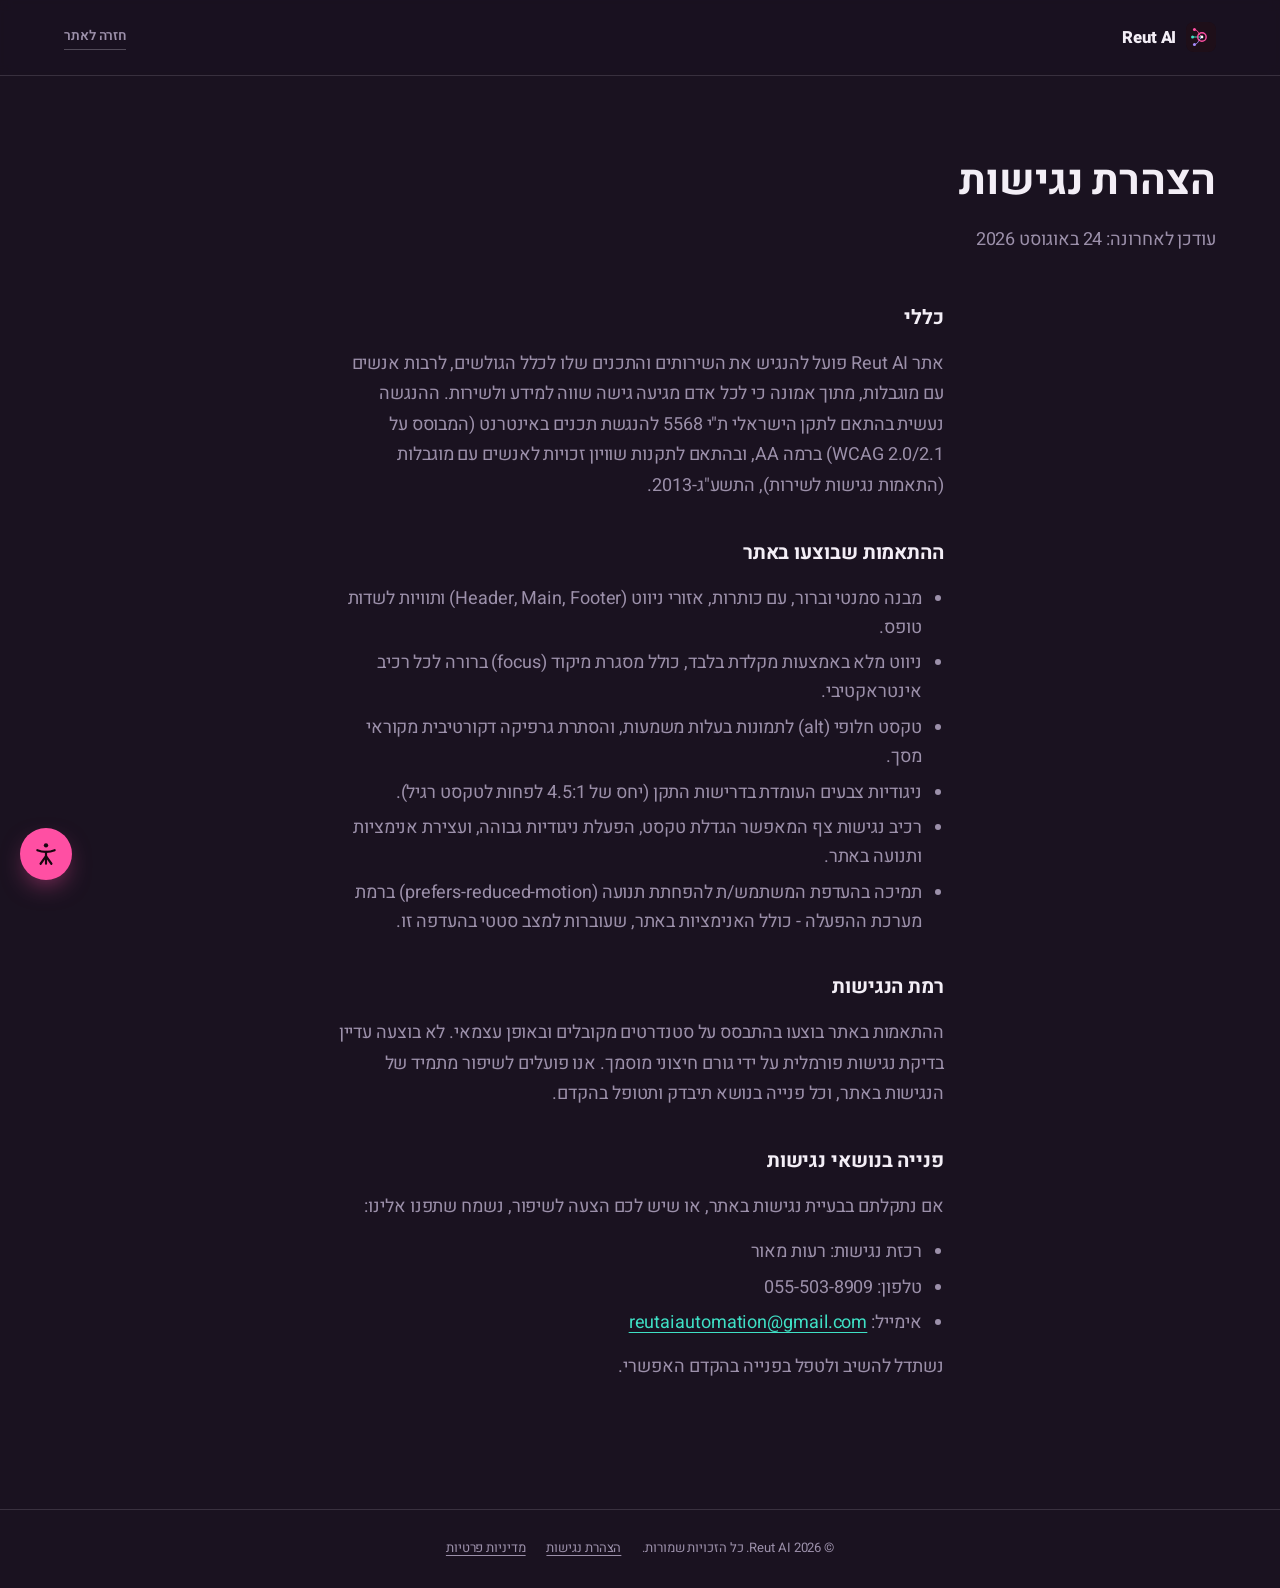
<file: accessibility-statement.html>
<!doctype html>
<html lang="he" dir="rtl">
<head>
<meta charset="utf-8">
<meta name="viewport" content="width=device-width, initial-scale=1, viewport-fit=cover">
<title>הצהרת נגישות | Reut AI</title>
<meta name="description" content="הצהרת הנגישות של אתר Reut AI — רמת ההנגשה, אמצעי הנגישות באתר ודרכי פנייה בנושא.">
<link rel="canonical" href="https://reutaisolutions.com/accessibility-statement.html">
<meta name="robots" content="index, follow">
<link rel="preconnect" href="https://fonts.googleapis.com">
<link rel="preconnect" href="https://fonts.gstatic.com" crossorigin>
<link href="https://fonts.googleapis.com/css2?family=Heebo:wght@300;400;500;600;700;800&family=JetBrains+Mono:wght@400;500&display=swap" rel="stylesheet">
<link rel="stylesheet" href="scrollcraft.css">
<style>
:root {
  --sc-canvas: #1A1220; --sc-surface: #241A2E; --sc-ink: #F3EEF6; --sc-ink-soft: #9C90AA;
  --sc-accent: #FF4FA3; --sc-accent-ink: #17060F;
  --sc-font-display: "Heebo", system-ui, sans-serif; --sc-font-text: "Heebo", system-ui, sans-serif;
  --sc-font-mono: "JetBrains Mono", ui-monospace, monospace;
  --brand-pink: #FF4FA3; --brand-turquoise: #3FE0C5; --brand-purple: #A78BFA;
  --sc-hairline: color-mix(in oklab, var(--sc-ink) 14%, transparent);
  --sc-hairline-strong: color-mix(in oklab, var(--sc-ink) 26%, transparent);
}
::selection { background: var(--brand-pink); color: #17060F; }
body { overflow-x: clip; }
.folio {
  position: sticky; inset-inline: 0; top: 0; z-index: 60;
  display: flex; align-items: center; justify-content: space-between;
  padding: clamp(0.9rem, 2vw, 1.4rem) var(--sc-gutter);
  background: color-mix(in oklab, var(--sc-canvas) 88%, transparent);
  backdrop-filter: blur(6px); -webkit-backdrop-filter: blur(6px);
  border-bottom: 1px solid var(--sc-hairline);
}
.folio__mark { display: flex; align-items: center; gap: 0.6rem; font-family: var(--sc-font-display); font-weight: 800; font-size: 1.05rem; color: var(--sc-ink); text-decoration: none; }
.folio__mark svg { width: 30px; height: 30px; flex-shrink: 0; }
.folio__back { font-family: var(--sc-font-text); font-size: 0.85rem; font-weight: 600; color: var(--sc-ink-soft); text-decoration: none; border-bottom: 1px solid var(--sc-hairline-strong); padding-bottom: 2px; }
.folio__back:hover { color: var(--brand-pink); border-color: var(--brand-pink); }

.legal-hero { padding: clamp(3rem, 8vh, 6rem) var(--sc-gutter) 1rem; max-width: var(--sc-maxw); margin-inline: auto; }
.legal-hero h1 { font-family: var(--sc-font-display); font-weight: 700; font-size: clamp(1.8rem, 1.4rem + 2vw, 2.6rem); margin: 0 0 0.6rem; }
.legal-hero p { color: var(--sc-ink-soft); margin: 0; }

.legal-content { max-width: 46rem; margin: 0 auto; padding: 2rem var(--sc-gutter) 7rem; }
.legal-content h2 { font-family: var(--sc-font-display); font-size: 1.25rem; font-weight: 700; margin: 2.2rem 0 0.9rem; }
.legal-content h2:first-child { margin-top: 0; }
.legal-content p { color: var(--sc-ink-soft); line-height: 1.7; margin: 0 0 0.9rem; }
.legal-content ul { margin: 0 0 0.9rem; padding-inline-start: 1.4rem; list-style: disc; color: var(--sc-ink-soft); }
.legal-content li { margin-bottom: 0.4rem; }
.legal-content a { color: var(--brand-turquoise); text-decoration: underline; }
.legal-content a:hover { color: var(--sc-ink); }

.site-footer { border-top: 1px solid var(--sc-hairline); padding: 1.8rem var(--sc-gutter); }
.footer-inner { max-width: var(--sc-maxw); margin-inline: auto; display: flex; flex-wrap: wrap; align-items: center; justify-content: center; gap: 1.3rem; font-size: 0.82rem; color: var(--sc-ink-soft); }
.footer-inner a { color: var(--sc-ink-soft); text-decoration: underline; text-underline-offset: 3px; }
.footer-inner a:hover { color: var(--sc-ink); }

.a11y-fab { position: fixed; bottom: 20px; left: 20px; z-index: 300; width: 52px; height: 52px; border-radius: 50%; border: none; cursor: pointer; background: var(--brand-pink); color: #17060F; display: flex; align-items: center; justify-content: center; box-shadow: 0 10px 26px -8px color-mix(in oklab, var(--brand-pink) 60%, transparent); }
.a11y-fab svg { width: 26px; height: 26px; }
.a11y-panel { position: fixed; bottom: 82px; left: 20px; z-index: 300; width: 260px; background: var(--sc-surface); border: 1px solid var(--sc-hairline-strong); border-radius: var(--sc-r-lg); padding: 1.1rem; box-shadow: var(--sc-e3); display: none; flex-direction: column; gap: 0.8rem; }
.a11y-panel.open { display: flex; }
.a11y-panel h2 { font-size: 0.95rem; font-weight: 700; margin: 0 0 0.2rem; }
.a11y-row { display: flex; align-items: center; justify-content: space-between; gap: 10px; }
.a11y-row span { font-size: 0.85rem; color: var(--sc-ink-soft); }
.a11y-row .grp { display: flex; gap: 6px; }
.a11y-panel button { font-family: var(--sc-font-text); font-size: 0.8rem; background: var(--sc-canvas); color: var(--sc-ink); border: 1px solid var(--sc-hairline-strong); border-radius: var(--sc-r-sm); padding: 6px 10px; cursor: pointer; }
.a11y-panel button[aria-pressed="true"] { background: var(--brand-pink); border-color: var(--brand-pink); color: #17060F; }
.a11y-reset { text-align: center; margin-top: 0.2rem; }
html.a11y-reduce-motion * { animation-duration: 0.001ms !important; transition-duration: 0.001ms !important; }
html.a11y-high-contrast { --sc-canvas:#000; --sc-surface:#000; --sc-ink:#fff; --sc-ink-soft:#fff; --sc-hairline:#fff; --sc-hairline-strong:#fff; --brand-pink:#ff7fc0; --brand-turquoise:#7ff2df; --brand-purple:#c9b8ff; }
html { font-size: calc(100% * var(--a11y-scale, 1)); }
</style>
</head>
<body>

<nav class="folio" aria-label="ניווט ראשי">
  <a href="index.html" class="folio__mark">
    <svg viewBox="0 0 64 64" xmlns="http://www.w3.org/2000/svg" aria-hidden="true" focusable="false">
      <rect width="64" height="64" rx="16" fill="#1E0F19"/>
      <circle cx="18" cy="16" r="3.2" fill="#FF4FA3"/><circle cx="14" cy="32" r="3.2" fill="#3FE0C5"/><circle cx="18" cy="48" r="3.2" fill="#A78BFA"/>
      <path d="M18 16C26 16 26 26 34 32" fill="none" stroke="#FF4FA3" stroke-width="2" stroke-linecap="round"/>
      <path d="M14 32H34" fill="none" stroke="#3FE0C5" stroke-width="2" stroke-linecap="round"/>
      <path d="M18 48C26 48 26 38 34 32" fill="none" stroke="#A78BFA" stroke-width="2" stroke-linecap="round"/>
      <circle cx="34" cy="32" r="9" fill="none" stroke="#FF4FA3" stroke-width="3"/><circle cx="34" cy="32" r="3" fill="#fff"/>
    </svg>
    Reut AI
  </a>
  <a href="index.html" class="folio__back">חזרה לאתר</a>
</nav>

<main>
  <div class="legal-hero">
    <h1>הצהרת נגישות</h1>
    <p>עודכן לאחרונה: 24 באוגוסט 2026</p>
  </div>

  <div class="legal-content">
    <h2>כללי</h2>
    <p>אתר Reut AI פועל להנגיש את השירותים והתכנים שלו לכלל הגולשים, לרבות אנשים עם מוגבלות, מתוך אמונה כי לכל אדם מגיעה גישה שווה למידע ולשירות. ההנגשה נעשית בהתאם לתקן הישראלי ת"י 5568 להנגשת תכנים באינטרנט (המבוסס על WCAG 2.0/2.1) ברמה AA, ובהתאם לתקנות שוויון זכויות לאנשים עם מוגבלות (התאמות נגישות לשירות), התשע"ג-2013.</p>

    <h2>ההתאמות שבוצעו באתר</h2>
    <ul>
      <li>מבנה סמנטי וברור, עם כותרות, אזורי ניווט (Header, Main, Footer) ותוויות לשדות טופס.</li>
      <li>ניווט מלא באמצעות מקלדת בלבד, כולל מסגרת מיקוד (focus) ברורה לכל רכיב אינטראקטיבי.</li>
      <li>טקסט חלופי (alt) לתמונות בעלות משמעות, והסתרת גרפיקה דקורטיבית מקוראי מסך.</li>
      <li>ניגודיות צבעים העומדת בדרישות התקן (יחס של 4.5:1 לפחות לטקסט רגיל).</li>
      <li>רכיב נגישות צף המאפשר הגדלת טקסט, הפעלת ניגודיות גבוהה, ועצירת אנימציות ותנועה באתר.</li>
      <li>תמיכה בהעדפת המשתמש/ת להפחתת תנועה (prefers-reduced-motion) ברמת מערכת ההפעלה - כולל האנימציות באתר, שעוברות למצב סטטי בהעדפה זו.</li>
    </ul>

    <h2>רמת הנגישות</h2>
    <p>ההתאמות באתר בוצעו בהתבסס על סטנדרטים מקובלים ובאופן עצמאי. לא בוצעה עדיין בדיקת נגישות פורמלית על ידי גורם חיצוני מוסמך. אנו פועלים לשיפור מתמיד של הנגישות באתר, וכל פנייה בנושא תיבדק ותטופל בהקדם.</p>

    <h2>פנייה בנושאי נגישות</h2>
    <p>אם נתקלתם בבעיית נגישות באתר, או שיש לכם הצעה לשיפור, נשמח שתפנו אלינו:</p>
    <ul>
      <li>רכזת נגישות: רעות מאור</li>
      <li>טלפון: 055-503-8909</li>
      <li>אימייל: <a href="mailto:reutaiautomation@gmail.com">reutaiautomation@gmail.com</a></li>
    </ul>
    <p>נשתדל להשיב ולטפל בפנייה בהקדם האפשרי.</p>
  </div>
</main>

<footer class="site-footer">
  <div class="footer-inner">
    <span>© <span id="year"></span> Reut AI. כל הזכויות שמורות.</span>
    <a href="accessibility-statement.html">הצהרת נגישות</a>
    <a href="privacy.html">מדיניות פרטיות</a>
  </div>
</footer>

<div class="a11y-panel" id="a11yPanel" role="dialog" aria-label="הגדרות נגישות">
  <h2>הגדרות נגישות</h2>
  <div class="a11y-row"><span>גודל טקסט</span><div class="grp"><button type="button" id="a11yFontDec" aria-label="הקטן טקסט">א-</button><button type="button" id="a11yFontInc" aria-label="הגדל טקסט">א+</button></div></div>
  <div class="a11y-row"><span>ניגודיות גבוהה</span><button type="button" id="a11yContrastToggle" aria-pressed="false">הפעלה</button></div>
  <div class="a11y-row"><span>עצירת אנימציות</span><button type="button" id="a11yMotionToggle" aria-pressed="false">הפעלה</button></div>
  <button type="button" class="a11y-reset" id="a11yReset">איפוס הגדרות</button>
</div>
<button type="button" class="a11y-fab" id="a11yToggle" aria-haspopup="dialog" aria-expanded="false" aria-controls="a11yPanel" aria-label="פתיחת תפריט נגישות">
  <svg viewBox="0 0 24 24" fill="none" aria-hidden="true" focusable="false">
    <circle cx="12" cy="4" r="2" fill="currentColor"/>
    <path d="M4 8.5C6.5 9.5 9 10 12 10C15 10 17.5 9.5 20 8.5" stroke="currentColor" stroke-width="2" stroke-linecap="round"/>
    <path d="M12 10V21" stroke="currentColor" stroke-width="2" stroke-linecap="round"/>
    <path d="M12 14L7 21" stroke="currentColor" stroke-width="2" stroke-linecap="round"/>
    <path d="M12 14L17 21" stroke="currentColor" stroke-width="2" stroke-linecap="round"/>
  </svg>
</button>

<script src="page.js"></script>
</body>
</html>
</file>
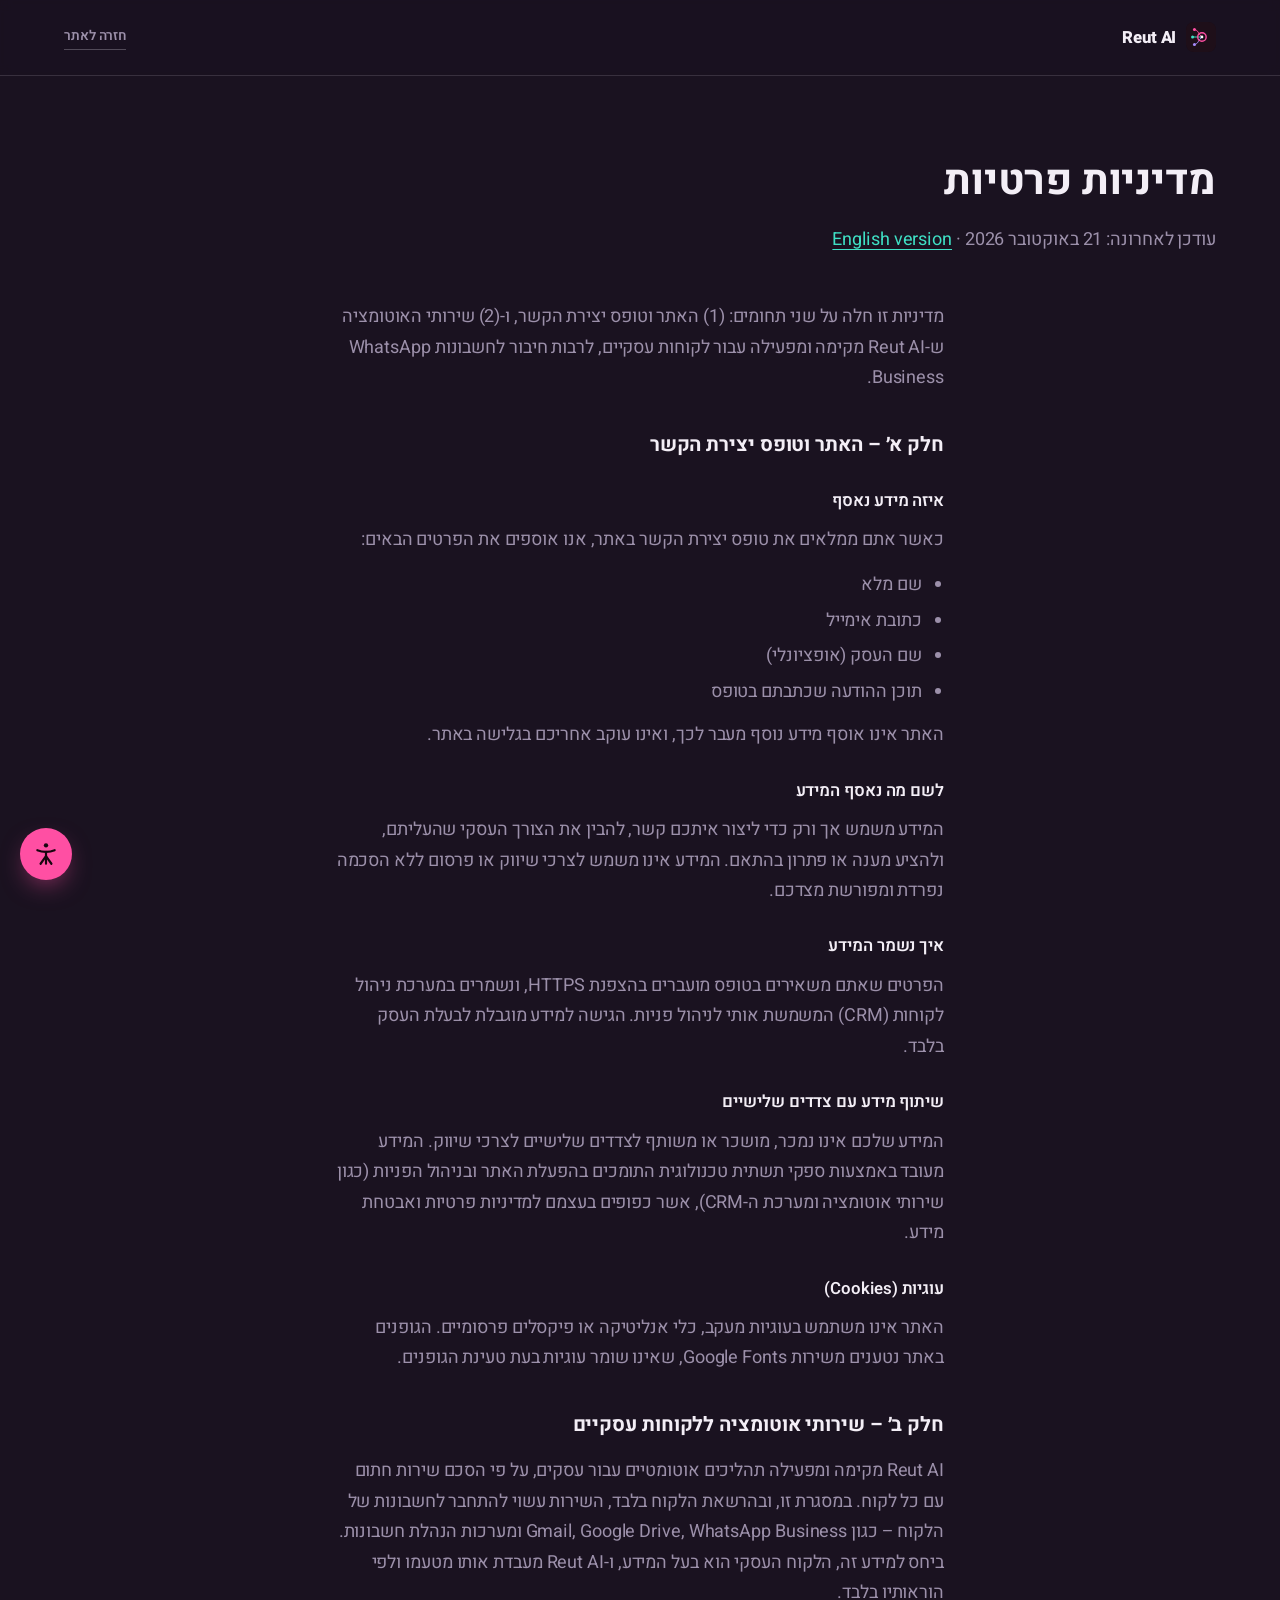
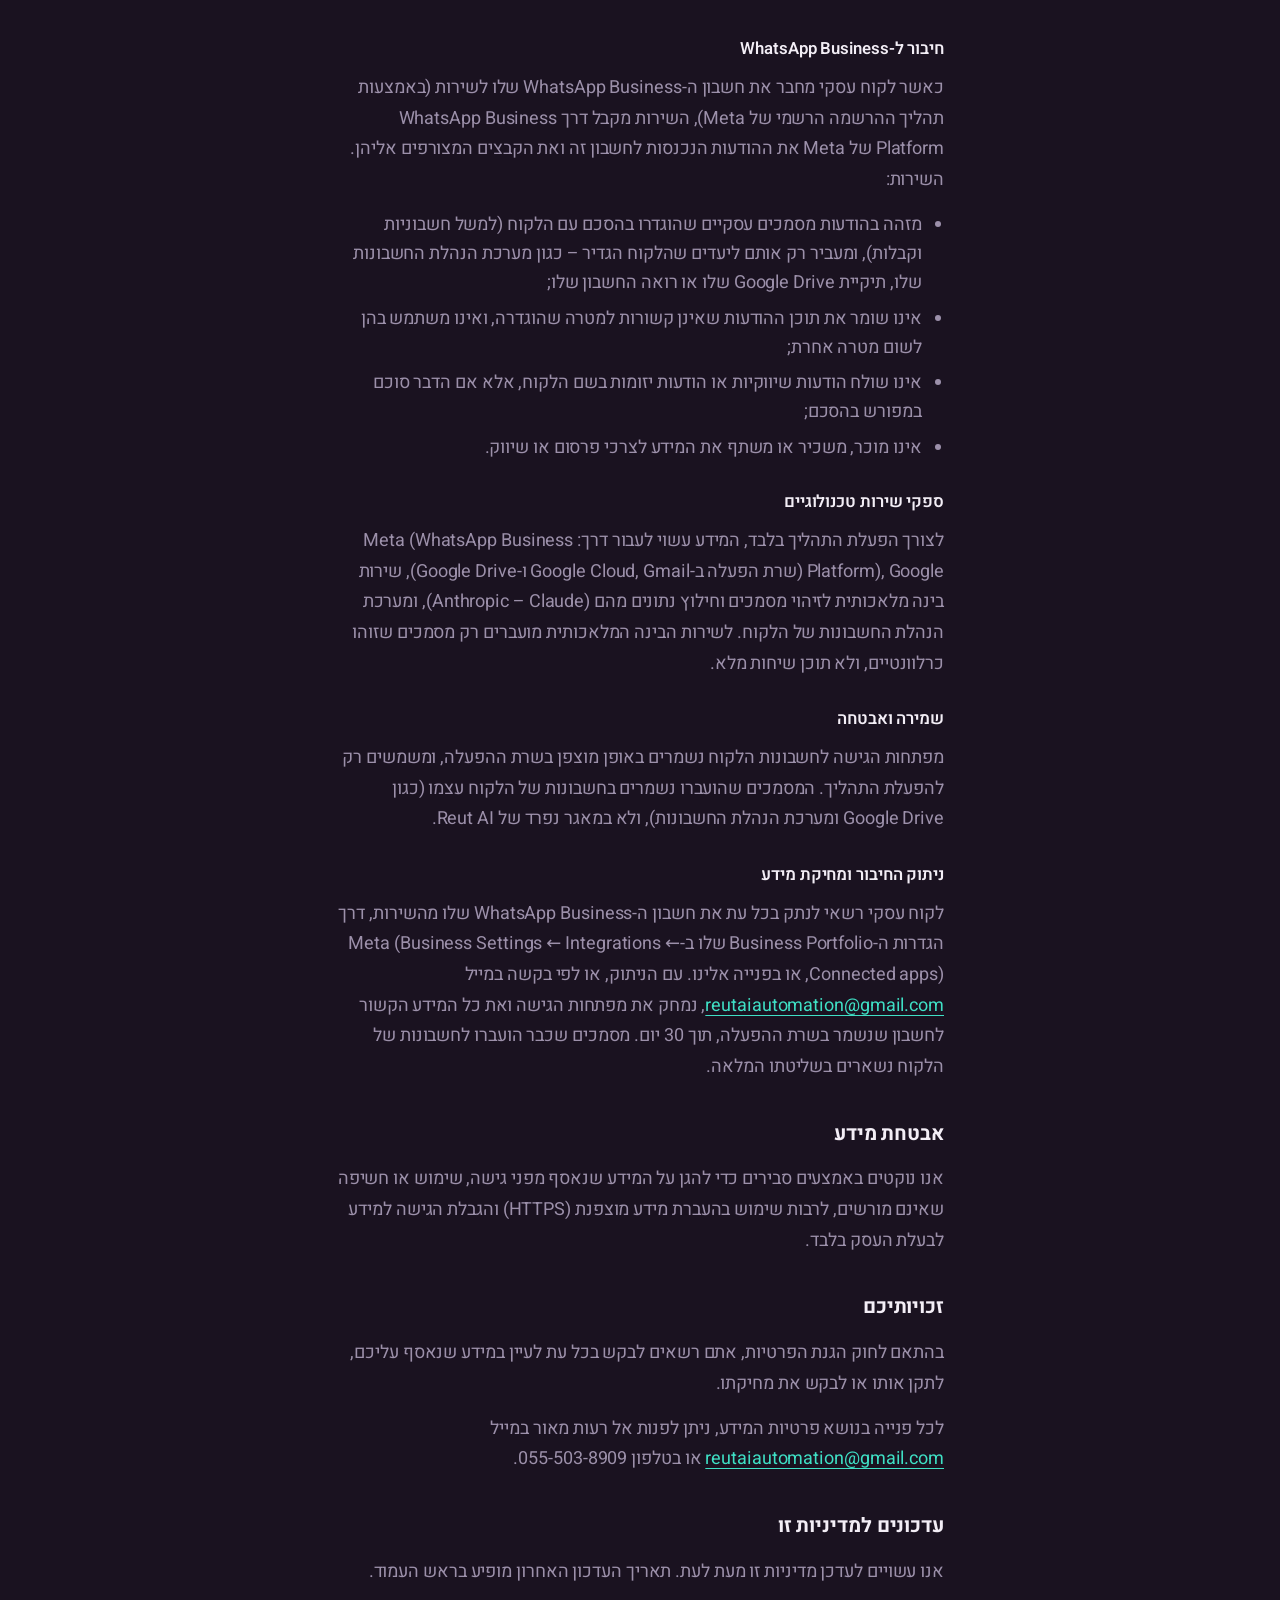
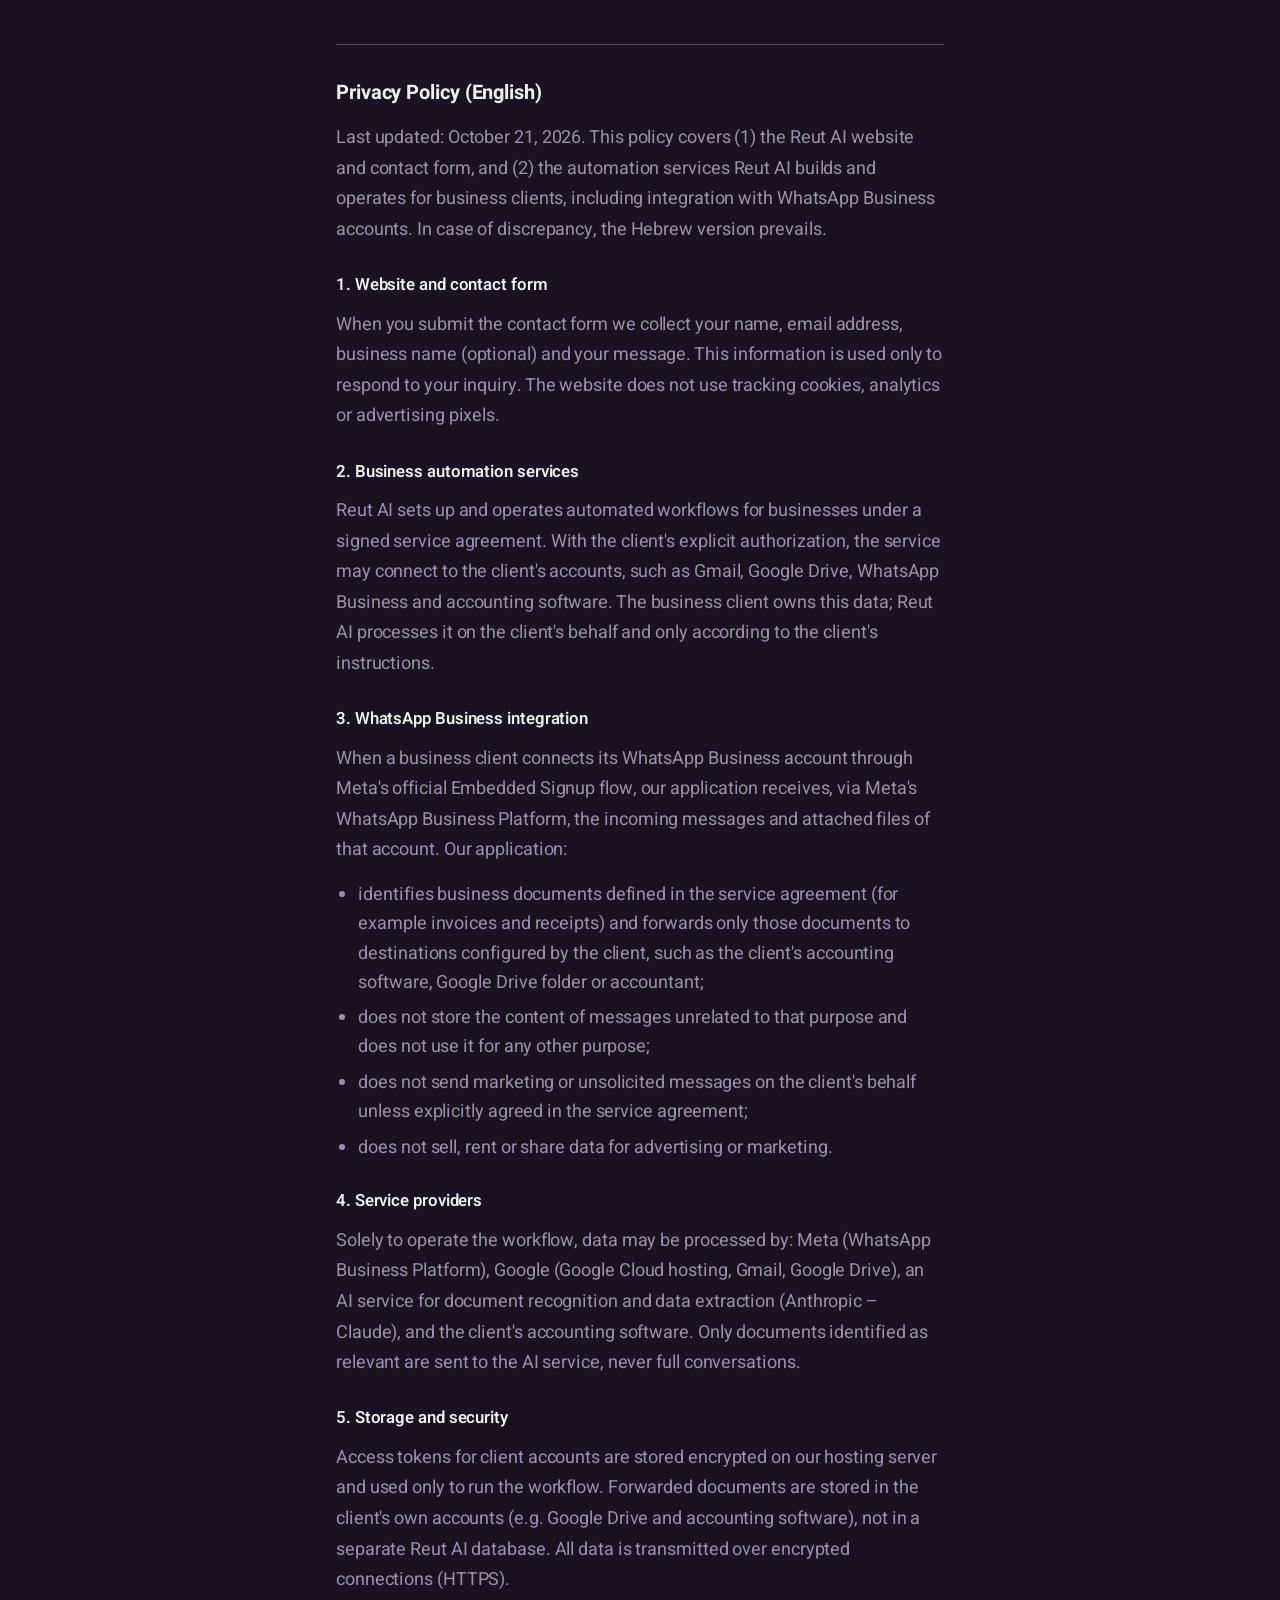
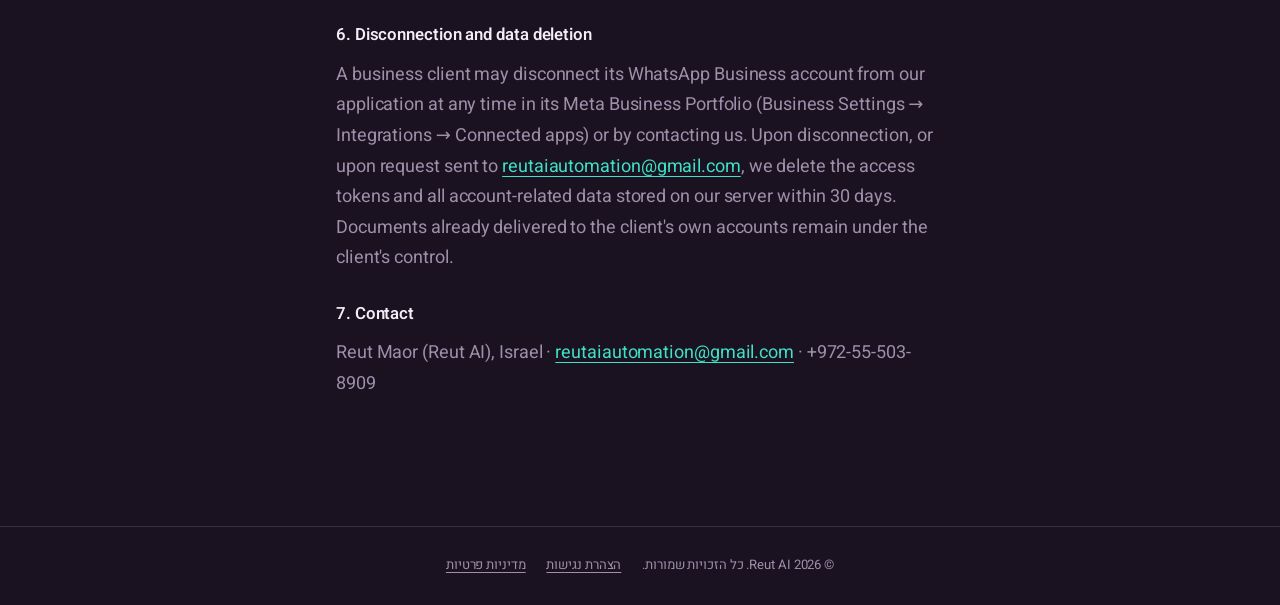
<file: privacy.html>
<!doctype html>
<html lang="he" dir="rtl">
<head>
<meta charset="utf-8">
<meta name="viewport" content="width=device-width, initial-scale=1, viewport-fit=cover">
<title>מדיניות פרטיות | Reut AI</title>
<meta name="description" content="מדיניות הפרטיות של Reut AI — איזה מידע נאסף דרך האתר ודרך שירותי האוטומציה ללקוחות עסקיים, כיצד הוא נשמר ובמה נעשה בו שימוש.">
<link rel="canonical" href="https://reutaisolutions.com/privacy.html">
<meta name="robots" content="index, follow">
<link rel="preconnect" href="https://fonts.googleapis.com">
<link rel="preconnect" href="https://fonts.gstatic.com" crossorigin>
<link href="https://fonts.googleapis.com/css2?family=Heebo:wght@300;400;500;600;700;800&family=JetBrains+Mono:wght@400;500&display=swap" rel="stylesheet">
<link rel="stylesheet" href="scrollcraft.css">
<style>
:root {
  --sc-canvas: #1A1220; --sc-surface: #241A2E; --sc-ink: #F3EEF6; --sc-ink-soft: #9C90AA;
  --sc-accent: #FF4FA3; --sc-accent-ink: #17060F;
  --sc-font-display: "Heebo", system-ui, sans-serif; --sc-font-text: "Heebo", system-ui, sans-serif;
  --sc-font-mono: "JetBrains Mono", ui-monospace, monospace;
  --brand-pink: #FF4FA3; --brand-turquoise: #3FE0C5; --brand-purple: #A78BFA;
  --sc-hairline: color-mix(in oklab, var(--sc-ink) 14%, transparent);
  --sc-hairline-strong: color-mix(in oklab, var(--sc-ink) 26%, transparent);
}
::selection { background: var(--brand-pink); color: #17060F; }
body { overflow-x: clip; }
.folio {
  position: sticky; inset-inline: 0; top: 0; z-index: 60;
  display: flex; align-items: center; justify-content: space-between;
  padding: clamp(0.9rem, 2vw, 1.4rem) var(--sc-gutter);
  background: color-mix(in oklab, var(--sc-canvas) 88%, transparent);
  backdrop-filter: blur(6px); -webkit-backdrop-filter: blur(6px);
  border-bottom: 1px solid var(--sc-hairline);
}
.folio__mark { display: flex; align-items: center; gap: 0.6rem; font-family: var(--sc-font-display); font-weight: 800; font-size: 1.05rem; color: var(--sc-ink); text-decoration: none; }
.folio__mark svg { width: 30px; height: 30px; flex-shrink: 0; }
.folio__back { font-family: var(--sc-font-text); font-size: 0.85rem; font-weight: 600; color: var(--sc-ink-soft); text-decoration: none; border-bottom: 1px solid var(--sc-hairline-strong); padding-bottom: 2px; }
.folio__back:hover { color: var(--brand-pink); border-color: var(--brand-pink); }

.legal-hero { padding: clamp(3rem, 8vh, 6rem) var(--sc-gutter) 1rem; max-width: var(--sc-maxw); margin-inline: auto; }
.legal-hero h1 { font-family: var(--sc-font-display); font-weight: 700; font-size: clamp(1.8rem, 1.4rem + 2vw, 2.6rem); margin: 0 0 0.6rem; }
.legal-hero p { color: var(--sc-ink-soft); margin: 0; }

.legal-content { max-width: 46rem; margin: 0 auto; padding: 2rem var(--sc-gutter) 7rem; }
.legal-content h2 { font-family: var(--sc-font-display); font-size: 1.25rem; font-weight: 700; margin: 2.2rem 0 0.9rem; }
.legal-content h2:first-child { margin-top: 0; }
.legal-content p { color: var(--sc-ink-soft); line-height: 1.7; margin: 0 0 0.9rem; }
.legal-content ul { margin: 0 0 0.9rem; padding-inline-start: 1.4rem; list-style: disc; color: var(--sc-ink-soft); }
.legal-content li { margin-bottom: 0.4rem; }
.legal-content a { color: var(--brand-turquoise); text-decoration: underline; }
.legal-content a:hover { color: var(--sc-ink); }
.legal-content h3 { font-family: var(--sc-font-display); font-size: 1.05rem; font-weight: 600; margin: 1.6rem 0 0.7rem; }
.legal-en { direction: ltr; text-align: left; margin-top: 3.5rem; padding-top: 2rem; border-top: 1px solid var(--sc-hairline-strong); }

.site-footer { border-top: 1px solid var(--sc-hairline); padding: 1.8rem var(--sc-gutter); }
.footer-inner { max-width: var(--sc-maxw); margin-inline: auto; display: flex; flex-wrap: wrap; align-items: center; justify-content: center; gap: 1.3rem; font-size: 0.82rem; color: var(--sc-ink-soft); }
.footer-inner a { color: var(--sc-ink-soft); text-decoration: underline; text-underline-offset: 3px; }
.footer-inner a:hover { color: var(--sc-ink); }

.a11y-fab { position: fixed; bottom: 20px; left: 20px; z-index: 300; width: 52px; height: 52px; border-radius: 50%; border: none; cursor: pointer; background: var(--brand-pink); color: #17060F; display: flex; align-items: center; justify-content: center; box-shadow: 0 10px 26px -8px color-mix(in oklab, var(--brand-pink) 60%, transparent); }
.a11y-fab svg { width: 26px; height: 26px; }
.a11y-panel { position: fixed; bottom: 82px; left: 20px; z-index: 300; width: 260px; background: var(--sc-surface); border: 1px solid var(--sc-hairline-strong); border-radius: var(--sc-r-lg); padding: 1.1rem; box-shadow: var(--sc-e3); display: none; flex-direction: column; gap: 0.8rem; }
.a11y-panel.open { display: flex; }
.a11y-panel h2 { font-size: 0.95rem; font-weight: 700; margin: 0 0 0.2rem; }
.a11y-row { display: flex; align-items: center; justify-content: space-between; gap: 10px; }
.a11y-row span { font-size: 0.85rem; color: var(--sc-ink-soft); }
.a11y-row .grp { display: flex; gap: 6px; }
.a11y-panel button { font-family: var(--sc-font-text); font-size: 0.8rem; background: var(--sc-canvas); color: var(--sc-ink); border: 1px solid var(--sc-hairline-strong); border-radius: var(--sc-r-sm); padding: 6px 10px; cursor: pointer; }
.a11y-panel button[aria-pressed="true"] { background: var(--brand-pink); border-color: var(--brand-pink); color: #17060F; }
.a11y-reset { text-align: center; margin-top: 0.2rem; }
html.a11y-reduce-motion * { animation-duration: 0.001ms !important; transition-duration: 0.001ms !important; }
html.a11y-high-contrast { --sc-canvas:#000; --sc-surface:#000; --sc-ink:#fff; --sc-ink-soft:#fff; --sc-hairline:#fff; --sc-hairline-strong:#fff; --brand-pink:#ff7fc0; --brand-turquoise:#7ff2df; --brand-purple:#c9b8ff; }
html { font-size: calc(100% * var(--a11y-scale, 1)); }
</style>
</head>
<body>

<nav class="folio" aria-label="ניווט ראשי">
  <a href="index.html" class="folio__mark">
    <svg viewBox="0 0 64 64" xmlns="http://www.w3.org/2000/svg" aria-hidden="true" focusable="false">
      <rect width="64" height="64" rx="16" fill="#1E0F19"/>
      <circle cx="18" cy="16" r="3.2" fill="#FF4FA3"/><circle cx="14" cy="32" r="3.2" fill="#3FE0C5"/><circle cx="18" cy="48" r="3.2" fill="#A78BFA"/>
      <path d="M18 16C26 16 26 26 34 32" fill="none" stroke="#FF4FA3" stroke-width="2" stroke-linecap="round"/>
      <path d="M14 32H34" fill="none" stroke="#3FE0C5" stroke-width="2" stroke-linecap="round"/>
      <path d="M18 48C26 48 26 38 34 32" fill="none" stroke="#A78BFA" stroke-width="2" stroke-linecap="round"/>
      <circle cx="34" cy="32" r="9" fill="none" stroke="#FF4FA3" stroke-width="3"/><circle cx="34" cy="32" r="3" fill="#fff"/>
    </svg>
    Reut AI
  </a>
  <a href="index.html" class="folio__back">חזרה לאתר</a>
</nav>

<main>
  <div class="legal-hero">
    <h1>מדיניות פרטיות</h1>
    <p>עודכן לאחרונה: 21 באוקטובר 2026 · <a href="#english" style="color: var(--brand-turquoise);">English version</a></p>
  </div>

  <div class="legal-content">
    <p>מדיניות זו חלה על שני תחומים: (1) האתר וטופס יצירת הקשר, ו-(2) שירותי האוטומציה ש-Reut AI מקימה ומפעילה עבור לקוחות עסקיים, לרבות חיבור לחשבונות WhatsApp Business.</p>

    <h2>חלק א׳ – האתר וטופס יצירת הקשר</h2>
    <h3>איזה מידע נאסף</h3>
    <p>כאשר אתם ממלאים את טופס יצירת הקשר באתר, אנו אוספים את הפרטים הבאים:</p>
    <ul>
      <li>שם מלא</li>
      <li>כתובת אימייל</li>
      <li>שם העסק (אופציונלי)</li>
      <li>תוכן ההודעה שכתבתם בטופס</li>
    </ul>
    <p>האתר אינו אוסף מידע נוסף מעבר לכך, ואינו עוקב אחריכם בגלישה באתר.</p>

    <h3>לשם מה נאסף המידע</h3>
    <p>המידע משמש אך ורק כדי ליצור איתכם קשר, להבין את הצורך העסקי שהעליתם, ולהציע מענה או פתרון בהתאם. המידע אינו משמש לצרכי שיווק או פרסום ללא הסכמה נפרדת ומפורשת מצדכם.</p>

    <h3>איך נשמר המידע</h3>
    <p>הפרטים שאתם משאירים בטופס מועברים בהצפנת HTTPS, ונשמרים במערכת ניהול לקוחות (CRM) המשמשת אותי לניהול פניות. הגישה למידע מוגבלת לבעלת העסק בלבד.</p>

    <h3>שיתוף מידע עם צדדים שלישיים</h3>
    <p>המידע שלכם אינו נמכר, מושכר או משותף לצדדים שלישיים לצרכי שיווק. המידע מעובד באמצעות ספקי תשתית טכנולוגית התומכים בהפעלת האתר ובניהול הפניות (כגון שירותי אוטומציה ומערכת ה-CRM), אשר כפופים בעצמם למדיניות פרטיות ואבטחת מידע.</p>

    <h3>עוגיות (Cookies)</h3>
    <p>האתר אינו משתמש בעוגיות מעקב, כלי אנליטיקה או פיקסלים פרסומיים. הגופנים באתר נטענים משירות Google Fonts, שאינו שומר עוגיות בעת טעינת הגופנים.</p>

    <h2>חלק ב׳ – שירותי אוטומציה ללקוחות עסקיים</h2>
    <p>Reut AI מקימה ומפעילה תהליכים אוטומטיים עבור עסקים, על פי הסכם שירות חתום עם כל לקוח. במסגרת זו, ובהרשאת הלקוח בלבד, השירות עשוי להתחבר לחשבונות של הלקוח – כגון Gmail, Google Drive, WhatsApp Business ומערכות הנהלת חשבונות. ביחס למידע זה, הלקוח העסקי הוא בעל המידע, ו-Reut AI מעבדת אותו מטעמו ולפי הוראותיו בלבד.</p>

    <h3>חיבור ל-WhatsApp Business</h3>
    <p>כאשר לקוח עסקי מחבר את חשבון ה-WhatsApp Business שלו לשירות (באמצעות תהליך ההרשמה הרשמי של Meta), השירות מקבל דרך WhatsApp Business Platform של Meta את ההודעות הנכנסות לחשבון זה ואת הקבצים המצורפים אליהן. השירות:</p>
    <ul>
      <li>מזהה בהודעות מסמכים עסקיים שהוגדרו בהסכם עם הלקוח (למשל חשבוניות וקבלות), ומעביר רק אותם ליעדים שהלקוח הגדיר – כגון מערכת הנהלת החשבונות שלו, תיקיית Google Drive שלו או רואה החשבון שלו;</li>
      <li>אינו שומר את תוכן ההודעות שאינן קשורות למטרה שהוגדרה, ואינו משתמש בהן לשום מטרה אחרת;</li>
      <li>אינו שולח הודעות שיווקיות או הודעות יזומות בשם הלקוח, אלא אם הדבר סוכם במפורש בהסכם;</li>
      <li>אינו מוכר, משכיר או משתף את המידע לצרכי פרסום או שיווק.</li>
    </ul>

    <h3>ספקי שירות טכנולוגיים</h3>
    <p>לצורך הפעלת התהליך בלבד, המידע עשוי לעבור דרך: Meta (WhatsApp Business Platform), Google (שרת הפעלה ב-Google Cloud, Gmail ו-Google Drive), שירות בינה מלאכותית לזיהוי מסמכים וחילוץ נתונים מהם (Anthropic – Claude), ומערכת הנהלת החשבונות של הלקוח. לשירות הבינה המלאכותית מועברים רק מסמכים שזוהו כרלוונטיים, ולא תוכן שיחות מלא.</p>

    <h3>שמירה ואבטחה</h3>
    <p>מפתחות הגישה לחשבונות הלקוח נשמרים באופן מוצפן בשרת ההפעלה, ומשמשים רק להפעלת התהליך. המסמכים שהועברו נשמרים בחשבונות של הלקוח עצמו (כגון Google Drive ומערכת הנהלת החשבונות), ולא במאגר נפרד של Reut AI.</p>

    <h3 id="data-deletion">ניתוק החיבור ומחיקת מידע</h3>
    <p>לקוח עסקי רשאי לנתק בכל עת את חשבון ה-WhatsApp Business שלו מהשירות, דרך הגדרות ה-Business Portfolio שלו ב-Meta (Business Settings ← Integrations ← Connected apps), או בפנייה אלינו. עם הניתוק, או לפי בקשה במייל <a href="mailto:reutaiautomation@gmail.com">reutaiautomation@gmail.com</a>, נמחק את מפתחות הגישה ואת כל המידע הקשור לחשבון שנשמר בשרת ההפעלה, תוך 30 יום. מסמכים שכבר הועברו לחשבונות של הלקוח נשארים בשליטתו המלאה.</p>

    <h2>אבטחת מידע</h2>
    <p>אנו נוקטים באמצעים סבירים כדי להגן על המידע שנאסף מפני גישה, שימוש או חשיפה שאינם מורשים, לרבות שימוש בהעברת מידע מוצפנת (HTTPS) והגבלת הגישה למידע לבעלת העסק בלבד.</p>

    <h2>זכויותיכם</h2>
    <p>בהתאם לחוק הגנת הפרטיות, אתם רשאים לבקש בכל עת לעיין במידע שנאסף עליכם, לתקן אותו או לבקש את מחיקתו.</p>
    <p>לכל פנייה בנושא פרטיות המידע, ניתן לפנות אל רעות מאור במייל <a href="mailto:reutaiautomation@gmail.com">reutaiautomation@gmail.com</a> או בטלפון 055-503-8909.</p>

    <h2>עדכונים למדיניות זו</h2>
    <p>אנו עשויים לעדכן מדיניות זו מעת לעת. תאריך העדכון האחרון מופיע בראש העמוד.</p>

    <section class="legal-en" id="english" lang="en">
      <h2>Privacy Policy (English)</h2>
      <p>Last updated: October 21, 2026. This policy covers (1) the Reut AI website and contact form, and (2) the automation services Reut AI builds and operates for business clients, including integration with WhatsApp Business accounts. In case of discrepancy, the Hebrew version prevails.</p>

      <h3>1. Website and contact form</h3>
      <p>When you submit the contact form we collect your name, email address, business name (optional) and your message. This information is used only to respond to your inquiry. The website does not use tracking cookies, analytics or advertising pixels.</p>

      <h3>2. Business automation services</h3>
      <p>Reut AI sets up and operates automated workflows for businesses under a signed service agreement. With the client's explicit authorization, the service may connect to the client's accounts, such as Gmail, Google Drive, WhatsApp Business and accounting software. The business client owns this data; Reut AI processes it on the client's behalf and only according to the client's instructions.</p>

      <h3>3. WhatsApp Business integration</h3>
      <p>When a business client connects its WhatsApp Business account through Meta's official Embedded Signup flow, our application receives, via Meta's WhatsApp Business Platform, the incoming messages and attached files of that account. Our application:</p>
      <ul>
        <li>identifies business documents defined in the service agreement (for example invoices and receipts) and forwards only those documents to destinations configured by the client, such as the client's accounting software, Google Drive folder or accountant;</li>
        <li>does not store the content of messages unrelated to that purpose and does not use it for any other purpose;</li>
        <li>does not send marketing or unsolicited messages on the client's behalf unless explicitly agreed in the service agreement;</li>
        <li>does not sell, rent or share data for advertising or marketing.</li>
      </ul>

      <h3>4. Service providers</h3>
      <p>Solely to operate the workflow, data may be processed by: Meta (WhatsApp Business Platform), Google (Google Cloud hosting, Gmail, Google Drive), an AI service for document recognition and data extraction (Anthropic – Claude), and the client's accounting software. Only documents identified as relevant are sent to the AI service, never full conversations.</p>

      <h3>5. Storage and security</h3>
      <p>Access tokens for client accounts are stored encrypted on our hosting server and used only to run the workflow. Forwarded documents are stored in the client's own accounts (e.g. Google Drive and accounting software), not in a separate Reut AI database. All data is transmitted over encrypted connections (HTTPS).</p>

      <h3 id="data-deletion-en">6. Disconnection and data deletion</h3>
      <p>A business client may disconnect its WhatsApp Business account from our application at any time in its Meta Business Portfolio (Business Settings → Integrations → Connected apps) or by contacting us. Upon disconnection, or upon request sent to <a href="mailto:reutaiautomation@gmail.com">reutaiautomation@gmail.com</a>, we delete the access tokens and all account-related data stored on our server within 30 days. Documents already delivered to the client's own accounts remain under the client's control.</p>

      <h3>7. Contact</h3>
      <p>Reut Maor (Reut AI), Israel · <a href="mailto:reutaiautomation@gmail.com">reutaiautomation@gmail.com</a> · +972-55-503-8909</p>
    </section>
  </div>
</main>

<footer class="site-footer">
  <div class="footer-inner">
    <span>© <span id="year"></span> Reut AI. כל הזכויות שמורות.</span>
    <a href="accessibility-statement.html">הצהרת נגישות</a>
    <a href="privacy.html">מדיניות פרטיות</a>
  </div>
</footer>

<div class="a11y-panel" id="a11yPanel" role="dialog" aria-label="הגדרות נגישות">
  <h2>הגדרות נגישות</h2>
  <div class="a11y-row"><span>גודל טקסט</span><div class="grp"><button type="button" id="a11yFontDec" aria-label="הקטן טקסט">א-</button><button type="button" id="a11yFontInc" aria-label="הגדל טקסט">א+</button></div></div>
  <div class="a11y-row"><span>ניגודיות גבוהה</span><button type="button" id="a11yContrastToggle" aria-pressed="false">הפעלה</button></div>
  <div class="a11y-row"><span>עצירת אנימציות</span><button type="button" id="a11yMotionToggle" aria-pressed="false">הפעלה</button></div>
  <button type="button" class="a11y-reset" id="a11yReset">איפוס הגדרות</button>
</div>
<button type="button" class="a11y-fab" id="a11yToggle" aria-haspopup="dialog" aria-expanded="false" aria-controls="a11yPanel" aria-label="פתיחת תפריט נגישות">
  <svg viewBox="0 0 24 24" fill="none" aria-hidden="true" focusable="false">
    <circle cx="12" cy="4" r="2" fill="currentColor"/>
    <path d="M4 8.5C6.5 9.5 9 10 12 10C15 10 17.5 9.5 20 8.5" stroke="currentColor" stroke-width="2" stroke-linecap="round"/>
    <path d="M12 10V21" stroke="currentColor" stroke-width="2" stroke-linecap="round"/>
    <path d="M12 14L7 21" stroke="currentColor" stroke-width="2" stroke-linecap="round"/>
    <path d="M12 14L17 21" stroke="currentColor" stroke-width="2" stroke-linecap="round"/>
  </svg>
</button>

<script src="page.js"></script>
</body>
</html>
</file>
<file: styles.css>
/* =====================================================================
   Reut AI, redesign mock (direction 2, colour pass).
   White paper and ink-navy type. Colour comes from the logo's trio and
   is given a job: each capability owns one hue, and that hue follows it
   through the situations, the capability list and the proof.
     automation → teal   whatsapp → green   training/AI → pink   custom → violet
   ===================================================================== */
:root {
  --paper:    #FFFFFF;
  --bg:       #F3EEFA;
  --mist:     #F3F5F7;
  --ink:      #0E1A2B;
  --graphite: #5B6472;
  --rule:     #DDE1E4;

  --pink:   #E5397F;  --pink-ink:   #C2185B;  --pink-wash:   #FDEAF2;
  --teal:   #12B39A;  --teal-ink:   #0A7464;  --teal-wash:   #E0F6F1;
  --violet: #7C5CF0;  --violet-ink: #5B3FD0;  --violet-wash: #EEEAFE;
  --green:  #22B35E;  --green-ink:  #157A3F;  --green-wash:  #E3F6EA;
  --lilac:  #F7F5FF;

  --font: "IBM Plex Sans Hebrew", system-ui, "Segoe UI", Arial, sans-serif;
  --gutter: clamp(20px, 6vw, 96px);
  --space:  clamp(96px, 16vh, 200px);
  --measure: 36rem;
  --ease: cubic-bezier(.25,.8,.25,1);
}

/* capability colour roles */
[data-kind="automation"] { --c: var(--teal-ink);   --c2: var(--teal);   --w: var(--teal-wash); }
[data-kind="whatsapp"]   { --c: var(--green-ink);  --c2: var(--green);  --w: var(--green-wash); }
[data-kind="training"]   { --c: var(--pink-ink);   --c2: var(--pink);   --w: var(--pink-wash); }
[data-kind="custom"]     { --c: var(--violet-ink); --c2: var(--violet); --w: var(--violet-wash); }

*, *::before, *::after { box-sizing: border-box; }
html { font-size: calc(100% * var(--a11y-scale, 1)); -webkit-text-size-adjust: 100%; scroll-behavior: smooth; }
body {
  margin: 0; color: var(--ink); background: var(--bg);
  font-family: var(--font); font-size: 1.125rem; line-height: 1.7;
  -webkit-font-smoothing: antialiased; overflow-x: clip;
}
/* soft brand backdrop: a fine dot print over three colour glows from the
   logo trio. The glows drift at different speeds as the page scrolls
   (--sp, 0..1, set on .backdrop by app.js), so the colour shifts from
   section to section. */
body::before {
  content: ""; position: fixed; inset: 0; z-index: -1; pointer-events: none;
  background: radial-gradient(circle, rgba(124,92,240,.20) 1.1px, transparent 1.6px) 0 0 / 22px 22px;
}
.backdrop { position: fixed; inset: 0; z-index: -2; overflow: hidden; pointer-events: none; --sp: 0; }
.backdrop__glow { position: absolute; width: 92vmax; height: 72vmax; border-radius: 50%; }
.backdrop__glow--pink   { top: -36vmax; right: -34vmax; background: radial-gradient(closest-side, rgba(229,57,127,.24), transparent);
  transform: translate3d(calc(var(--sp) * -38vw), calc(var(--sp) * 70vh), 0); }
.backdrop__glow--teal   { top: 10vh; left: -44vmax; background: radial-gradient(closest-side, rgba(18,179,154,.21), transparent);
  transform: translate3d(calc(var(--sp) * 30vw), calc(var(--sp) * -18vh), 0) scale(calc(1 + var(--sp) * .25)); }
.backdrop__glow--violet { bottom: -40vmax; right: -20vmax; background: radial-gradient(closest-side, rgba(124,92,240,.22), transparent);
  transform: translate3d(calc(var(--sp) * -24vw), calc(var(--sp) * -42vh), 0); }
h1, h2, h3, p, figure { margin: 0; }
h1, h2, h3 { text-wrap: balance; }
p { text-wrap: pretty; }
a { color: inherit; }
a, button, input, textarea { touch-action: manipulation; -webkit-tap-highlight-color: rgba(14,26,43,.08); }
img { display: block; max-width: 100%; height: auto; }
:focus-visible { outline: 2px solid var(--violet-ink); outline-offset: 4px; border-radius: 4px; }
/* line icons drawn from the sprite */
svg use { fill: none; }
.sit__art svg, .tile svg, .contact__wa-icon svg {
  fill: none; stroke: currentColor; stroke-width: 1.6; stroke-linecap: round; stroke-linejoin: round;
}

.skip { position: absolute; inset-inline-start: 12px; top: -60px; background: var(--ink); color: #fff; padding: 10px 16px; border-radius: 6px; z-index: 100; text-decoration: none; }
.skip:focus { top: 12px; }
.mocknote { background: var(--mist); color: var(--graphite); font-size: .8125rem; text-align: center; padding: 6px var(--gutter); }

/* ---------------------------------------------------------------- top -- */
.top { display: flex; align-items: center; justify-content: space-between; padding: 24px var(--gutter); }
.logo { display: inline-flex; align-items: center; gap: 12px; text-decoration: none; font-weight: 700; font-size: 1.4rem; letter-spacing: .005em; }
.logo svg { width: 40px; height: 48px; }
@media (max-width: 600px) { .logo { font-size: 1.25rem; } .logo svg { width: 34px; height: 41px; } }
.logo b { color: var(--pink-ink); font-weight: 700; }
.top__cta { font-size: 1rem; font-weight: 500; text-decoration: none; padding: 10px 0; border-bottom: 2px solid var(--pink); }
.top__cta:hover { color: var(--pink-ink); }
.show-sm { display: none; }
@media (max-width: 600px) { .hide-sm { display: none; } .show-sm { display: inline; } }

/* -------------------------------------------------------------- button -- */
.button {
  display: inline-flex; align-items: center; justify-content: center;
  min-height: 56px; padding: 0 32px; border: 0; border-radius: 999px;
  background: var(--pink-ink); color: #fff; font: inherit; font-size: 1.0625rem; font-weight: 600;
  text-decoration: none; cursor: pointer; transition: background-color .2s var(--ease), transform .2s var(--ease);
}
.button:hover { background: #A3134B; transform: translateY(-1px); }

/* --------------------------------------------------------------- hero -- */
.hero {
  min-height: calc(100svh - 120px);
  display: grid; align-items: center; gap: clamp(40px, 6vw, 96px);
  padding: 0 var(--gutter) clamp(64px, 10vh, 120px);
}
@media (min-width: 960px) { .hero { grid-template-columns: 1.15fr .85fr; } }
.hero h1 {
  font-size: clamp(2.5rem, 1.1rem + 4.8vw, 5.2rem);
  font-weight: 600; line-height: 1.08; letter-spacing: -.015em;
  max-width: 14ch; margin-bottom: clamp(24px, 4vh, 36px);
}
.hero__sub { font-size: clamp(1.15rem, 1rem + .5vw, 1.4rem); color: var(--graphite); max-width: 34ch; margin-bottom: clamp(32px, 5vh, 44px); }
/* The logo, large. One orchestrated load sequence (dots → lines → ring),
   then a quiet loop: a pulse travels each line into the ring. */
.hero__mark { justify-self: center; width: min(100%, 640px); }
.hmark { display: block; width: 100%; height: auto; overflow: hidden; }
.hmark__halo { fill: var(--lilac); }
.hmark__line { fill: none; stroke-width: 1.05; stroke-linecap: round; stroke-dasharray: 1.05 3; stroke-dashoffset: 1.05; animation: hm-draw 1s cubic-bezier(.6,0,.3,1) forwards; }
.hmark__line--1 { stroke: var(--pink);   animation-delay: .45s; }
.hmark__line--2 { stroke: var(--teal);   animation-delay: .6s; }
.hmark__line--3 { stroke: var(--violet); animation-delay: .75s; }
.hmark__dot { transform-box: fill-box; transform-origin: center; transform: scale(0); animation: hm-pop .5s cubic-bezier(.3,1.5,.5,1) forwards; }
.hmark__dot--1 { fill: var(--pink);   animation-delay: .05s; }
.hmark__dot--2 { fill: var(--teal);   animation-delay: .18s; }
.hmark__dot--3 { fill: var(--violet); animation-delay: .31s; }
.hmark__ring { fill: var(--paper); fill-opacity: 0; stroke-opacity: 0; stroke: var(--pink); stroke-width: 1.9; stroke-dasharray: 1.05 3; stroke-dashoffset: 1.05; transform-box: fill-box; transform-origin: center; transform: rotate(-90deg); animation: hm-ring .8s cubic-bezier(.6,0,.3,1) 1.35s forwards; }
.hmark__core { fill: var(--ink); transform-box: fill-box; transform-origin: center; transform: scale(0); animation: hm-pop .45s cubic-bezier(.3,1.5,.5,1) 2s forwards, hm-beat 2.6s ease-in-out 3.6s infinite; }
.hmark__pulse { opacity: 0; fill: var(--paper); stroke-width: .8; animation: hm-fade .2s ease forwards; }
/* each pulse stays hidden until its own motion begins (matches the SMIL begin times) */
.hmark__pulse--1 { stroke: var(--pink);   animation-delay: 2.2s; }
.hmark__pulse--2 { stroke: var(--teal);   animation-delay: 3.07s; }
.hmark__pulse--3 { stroke: var(--violet); animation-delay: 3.93s; }
/* the name emerges out of the ring, left to right, once the ring has closed */
.hmark__word {
  font-family: var(--font); font-size: 13.5px; font-weight: 700; letter-spacing: -.2px; fill: var(--ink);
  unicode-bidi: plaintext; clip-path: inset(0 100% 0 0); transform: translateX(-3px);
  animation: hm-word .9s cubic-bezier(.6,0,.3,1) 2.05s forwards;
}
.hmark__ai { fill: var(--pink-ink); }
@keyframes hm-word { to { clip-path: inset(0 0 0 0); transform: none; } }
@keyframes hm-draw { to { stroke-dashoffset: 0; } }
@keyframes hm-ring { 0% { stroke-opacity: 1; } 100% { stroke-opacity: 1; stroke-dashoffset: 0; fill-opacity: 1; } }
@keyframes hm-pop  { to { transform: scale(1); } }
@keyframes hm-fade { to { opacity: 1; } }
@keyframes hm-beat { 0%, 70%, 100% { transform: scale(1); } 80% { transform: scale(1.3); } }

@media (max-width: 959px) {
  .hero__mark { order: -1; justify-self: start; width: clamp(220px, 62vw, 380px); margin-bottom: -8px; }
}
@media (max-width: 600px) {
  .hero { min-height: 0; padding-top: 6vh; }
  .hero .button { width: 100%; }
}
/* Reduced motion: the finished logo, still. */
@media (prefers-reduced-motion: reduce) {
  .hmark__line, .hmark__ring { animation: none; stroke-dashoffset: 0; fill-opacity: 1; stroke-opacity: 1; }
  .hmark__dot, .hmark__core { animation: none; transform: none; }
  .hmark__pulse { display: none; }
  .hmark__word { animation: none; clip-path: none; transform: none; }
}
html.a11y-reduce-motion .hmark__pulse { display: none; }
html.a11y-reduce-motion .hmark__core { animation: none; transform: none; }

/* ------------------------------------------------------- section rhythm -- */
.build, .proof, .start, .about { padding: var(--space) var(--gutter) 0; }
.build h2, .proof h2, .start h2, .about h2, .contact h2 {
  font-size: clamp(1.9rem, 1.2rem + 2.6vw, 3.25rem); font-weight: 600; line-height: 1.15; letter-spacing: -.01em;
  max-width: 20ch; margin-bottom: clamp(40px, 7vh, 72px);
}

/* --------------------------------------------- the day: situations -- */
.day { padding: var(--space) var(--gutter) 0; }
.day__head { margin-bottom: 8px; }
.day__intro { font-size: clamp(1.15rem, 1rem + .5vw, 1.4rem); font-weight: 500; color: var(--graphite); }
.day__count { display: none; }

/* Base (no JS / reduced motion / phones): a calm stacked list. */
.day__list { list-style: none; margin: 0; padding: 0; }
.sit { padding-block: clamp(48px, 9vh, 88px); border-bottom: 1px solid var(--rule); }
.sit:last-child { border-bottom: 0; }

.sit__art {
  position: relative; width: 72px; height: 72px; border-radius: 20px; margin-bottom: 24px;
  display: grid; place-items: center; background: var(--mist); color: var(--graphite);
  transition: background-color .6s var(--ease), color .6s var(--ease);
}
.sit__art > svg { width: 50%; height: 50%; }
.sit__badge {
  position: absolute; inset-inline-end: -10px; bottom: -10px; width: 34px; height: 34px; border-radius: 50%;
  display: grid; place-items: center; background: var(--c2); color: #fff; border: 3px solid var(--bg);
  opacity: 0; transform: scale(.6); transition: opacity .4s var(--ease) .3s, transform .4s var(--ease) .3s;
}
.sit__badge svg { width: 58%; height: 58%; stroke-width: 2; }
.sit.is-instead .sit__art { background: var(--w); color: var(--c); }
.sit.is-instead .sit__badge { opacity: 1; transform: none; }

.sit__q {
  font-size: clamp(1.75rem, 1rem + 3.2vw, 3.6rem); font-weight: 500; line-height: 1.15; letter-spacing: -.01em;
  max-width: 19ch; margin-bottom: clamp(28px, 5vh, 44px);
}
.sit__pair { margin: 0; display: grid; gap: 18px; max-width: 44rem; }
.sit__row { display: grid; grid-template-columns: 6.5rem 1fr; gap: 16px; align-items: baseline; }
.sit__row dt { font-size: .9375rem; font-weight: 500; color: var(--graphite); }
.sit__row dd { margin: 0; font-size: clamp(1.1rem, 1rem + .35vw, 1.3rem); line-height: 1.6; }
.sit__row--today dd { color: var(--graphite); }
.sit__row--instead dt { color: var(--c); font-weight: 600; }
.sit__row--instead dd { color: var(--ink); font-weight: 500; }
.sit__kind {
  display: inline-block; margin-top: 22px; margin-inline-start: calc(6.5rem + 16px);
  font-size: .875rem; font-weight: 600; color: var(--c); background: var(--w);
  padding: 4px 12px; border-radius: 999px;
}
@media (max-width: 600px) {
  .sit__row { grid-template-columns: 1fr; gap: 4px; }
  .sit__kind { margin-inline-start: 0; }
  .sit__art { width: 60px; height: 60px; border-radius: 16px; }
}

/* the strike: one line drawn through what happens today */
.strike {
  background-image: linear-gradient(var(--graphite), var(--graphite));
  background-repeat: no-repeat; background-position: right 58%; background-size: 100% 1.5px;
  -webkit-box-decoration-break: clone; box-decoration-break: clone;
}

/* JS-driven states */
.day.is-live .strike { background-size: 0% 1.5px; transition: background-size .7s var(--ease); }
.day.is-live .sit__row--instead,
.day.is-live .sit__kind { opacity: 0; transform: translateY(6px); transition: opacity .5s var(--ease) .25s, transform .5s var(--ease) .25s; }
.day.is-live .sit.is-instead .strike { background-size: 100% 1.5px; }
.day.is-live .sit.is-instead .sit__row--instead,
.day.is-live .sit.is-instead .sit__kind { opacity: 1; transform: none; }

/* Desktop stage: pinned, one situation at a time; text beside a large icon tile. */
.day.is-stage { padding-top: 0; }
.day.is-stage .day__track { position: relative; height: calc(var(--n, 7) * 115svh); }
.day.is-stage .day__stage { position: sticky; top: 0; height: 100svh; display: flex; flex-direction: column; justify-content: center; }
.day.is-stage .day__head { display: flex; align-items: baseline; gap: 20px; margin-bottom: clamp(36px, 6vh, 64px); }
.day.is-stage .day__count { display: block; font-size: .9375rem; color: var(--graphite); font-variant-numeric: tabular-nums; }
.day.is-stage .day__list { display: grid; }
.day.is-stage .sit {
  grid-area: 1 / 1; padding: 0; border: 0;
  display: grid; grid-template-columns: minmax(0, 1fr) clamp(200px, 22vw, 300px); gap: clamp(32px, 5vw, 80px); align-items: center;
  opacity: 0; transform: translateY(14px); pointer-events: none;
  transition: opacity .5s var(--ease), transform .5s var(--ease);
}
.day.is-stage .sit.is-active { opacity: 1; transform: none; pointer-events: auto; }
.day.is-stage .sit__body { grid-column: 1; grid-row: 1; }
.day.is-stage .sit__art { grid-column: 2; grid-row: 1; width: 100%; height: auto; aspect-ratio: 1; border-radius: 40px; margin: 0; }
.day.is-stage .sit__art > svg { width: 38%; height: 38%; stroke-width: 1.3; }
.day.is-stage .sit__badge { width: 76px; height: 76px; inset-inline-end: -18px; bottom: -18px; border-width: 6px; }

/* --------------------------------------------------------- what I build -- */
.build__list { list-style: none; margin: 0; padding: 0; display: grid; gap: clamp(36px, 6vh, 52px); max-width: 68rem; }
.build__list li { display: grid; grid-template-columns: 56px 1fr; column-gap: 20px; row-gap: 6px; align-items: start; }
.build__list .tile { grid-row: span 2; }
@media (min-width: 900px) { .build__list li { grid-template-columns: 56px 16rem 1fr; column-gap: 28px; align-items: baseline; } .build__list .tile { grid-row: auto; align-self: center; } }
.tile { width: 56px; height: 56px; border-radius: 16px; display: grid; place-items: center; background: var(--w); color: var(--c); }
.tile svg { width: 28px; height: 28px; }
.build__list h3 { font-size: clamp(1.35rem, 1.15rem + .6vw, 1.6rem); font-weight: 600; }
.build__list p { color: var(--graphite); max-width: var(--measure); }
.build__note { margin-top: clamp(48px, 8vh, 80px); font-size: clamp(1.15rem, 1rem + .4vw, 1.35rem); font-weight: 500; max-width: 30ch; }

/* ---------------------------------------------------------------- proof -- */
.proof__list { list-style: none; margin: 0; padding: 0; display: grid; gap: clamp(40px, 7vh, 64px); max-width: 52rem; }
.proof__who { display: flex; flex-wrap: wrap; align-items: center; gap: 10px; font-size: 1rem; font-weight: 600; margin-bottom: 8px; }
.proof__tag { font-size: .8125rem; font-weight: 600; color: var(--c); background: var(--w); padding: 2px 10px; border-radius: 999px; }
.proof__was { color: var(--graphite); font-size: 1.125rem; margin-bottom: 6px; }
.proof__now { font-size: clamp(1.2rem, 1.05rem + .45vw, 1.45rem); font-weight: 500; line-height: 1.5; padding-inline-start: 36px; position: relative; }
.proof__now::before, .proof__now::after { content: ""; position: absolute; inset-inline-start: 0; top: .3em; width: 24px; height: 24px; border-radius: 7px; }
.proof__now::before { background: var(--w); }
.proof__now::after {
  background: var(--c);
  -webkit-mask: url("data:image/svg+xml,%3Csvg xmlns='http://www.w3.org/2000/svg' viewBox='0 0 24 24'%3E%3Cpath d='M6.5 12.5l3.5 3.5 7.5-8' fill='none' stroke='black' stroke-width='2.4' stroke-linecap='round' stroke-linejoin='round'/%3E%3C/svg%3E") center / contain no-repeat;
          mask: url("data:image/svg+xml,%3Csvg xmlns='http://www.w3.org/2000/svg' viewBox='0 0 24 24'%3E%3Cpath d='M6.5 12.5l3.5 3.5 7.5-8' fill='none' stroke='black' stroke-width='2.4' stroke-linecap='round' stroke-linejoin='round'/%3E%3C/svg%3E") center / contain no-repeat;
}

/* ----------------------------------------------------------- how it starts -- */
.start__steps { list-style: none; margin: 0; padding: 0; display: grid; gap: 40px; counter-reset: step; max-width: 72rem; }
@media (min-width: 900px) { .start__steps { grid-template-columns: repeat(3, 1fr); gap: 56px; } }
.start__steps li { counter-increment: step; }
.start__steps li::before {
  content: counter(step); display: grid; place-items: center; width: 52px; height: 52px; border-radius: 50%;
  font-size: 1.35rem; font-weight: 600; margin-bottom: 20px; color: #fff; background: var(--pink);
}
.start__steps li:nth-child(2)::before { background: var(--teal); }
.start__steps li:nth-child(3)::before { background: var(--violet); }
.start__steps h3 { font-size: 1.3rem; font-weight: 600; margin-bottom: 8px; }
.start__steps p { color: var(--graphite); max-width: 30ch; }

/* ---------------------------------------------------------------- about -- */
.about { display: grid; gap: 48px; align-items: center; max-width: 72rem; }
@media (min-width: 800px) { .about { grid-template-columns: 19rem 1fr; gap: 80px; } }
.about__photo { width: 100%; max-width: 19rem; aspect-ratio: 4 / 5; object-fit: cover; border-radius: 28px; box-shadow: -20px 20px 0 var(--teal-wash); }
.about h2 { margin-bottom: 24px; }
.about__text p { color: var(--graphite); max-width: var(--measure); }
.about__text p + p { margin-top: 16px; }

/* -------------------------------------------------------------- contact -- */
.contact {
  margin-top: var(--space); background: var(--violet-wash);
  padding: var(--space) var(--gutter);
  display: grid; gap: 48px; align-items: start;
}
@media (min-width: 960px) { .contact { grid-template-columns: 1fr 1.1fr; gap: 96px; } }
.contact h2 { margin-bottom: 24px; }
.contact__intro p { color: var(--graphite); max-width: 32ch; font-size: 1.1875rem; }
.contact__wa { display: flex; align-items: center; gap: 12px; margin-top: 32px; font-size: 1.0625rem !important; }
.contact__wa-icon { width: 40px; height: 40px; border-radius: 12px; display: grid; place-items: center; background: var(--green-wash); color: var(--green-ink); flex-shrink: 0; }
.contact__wa-icon svg { width: 22px; height: 22px; }
.contact__wa a { color: var(--green-ink); font-weight: 600; text-underline-offset: 4px; }

.form {
  display: grid; grid-template-columns: 1fr 1fr; gap: 22px 20px; max-width: 40rem;
  background: var(--paper); border-radius: 24px; padding: clamp(24px, 3.5vw, 40px);
  box-shadow: 0 1px 2px rgba(14,26,43,.04), 0 18px 40px -18px rgba(91,63,208,.25);
}
.field--wide { grid-column: 1 / -1; }
@media (max-width: 600px) { .form { grid-template-columns: 1fr; } }
.field label { display: block; font-size: .9375rem; font-weight: 500; margin-bottom: 8px; }
.optional { color: var(--graphite); font-weight: 400; }
.field input, .field textarea {
  width: 100%; min-height: 52px; padding: 12px 14px; border-radius: 12px;
  border: 1px solid #C9CFD4; background: var(--paper); color: var(--ink);
  font: inherit; font-size: 1.0625rem; transition: border-color .15s, box-shadow .15s;
}
.field input[dir="ltr"] { text-align: right; }
.field textarea { min-height: 150px; resize: vertical; line-height: 1.6; }
.field input:focus, .field textarea:focus { outline: none; border-color: var(--violet-ink); box-shadow: 0 0 0 3px var(--violet-wash); }
.consent { display: flex; align-items: flex-start; gap: 12px; font-size: .9375rem; color: var(--graphite); }
.consent input { width: 22px; height: 22px; margin: 2px 0 0; flex-shrink: 0; accent-color: var(--pink-ink); }
.form__end { display: flex; flex-wrap: wrap; align-items: center; gap: 16px 24px; margin-top: 6px; }
@media (max-width: 600px) { .form__end .button { width: 100%; } }
.form__status { font-size: .9375rem; color: var(--teal-ink); font-weight: 500; }
.form__status.is-error { color: #A4262C; }

/* --------------------------------------------------------------- footer -- */
.foot { display: flex; flex-wrap: wrap; justify-content: space-between; gap: 12px 24px; padding: 32px var(--gutter) 40px; font-size: .9375rem; color: var(--graphite); }
.foot a { margin-inline-end: 20px; text-underline-offset: 3px; }
@media (max-width: 600px) { .foot { padding-bottom: 88px; } }

/* ------------------------------------------- where the time goes (tabs) -- */
[data-kind="map"] { --c: #1F3150; --c2: #1F3150; --w: #E9EDF2; }
.areas, .faq { padding: var(--space) var(--gutter) 0; }
.areas h2, .faq h2 { font-size: clamp(1.9rem, 1.2rem + 2.6vw, 3.25rem); font-weight: 600; line-height: 1.15; letter-spacing: -.01em; }
.areas h2 { margin-bottom: 16px; }
.areas__head { max-width: 46rem; margin-bottom: clamp(32px, 5vw, 56px); }
.areas__head p { color: var(--graphite); font-size: 1.125rem; }
.tab svg, .row__arrow { fill: none; stroke: currentColor; stroke-width: 1.7; stroke-linecap: round; stroke-linejoin: round; }
.tabs { display: flex; gap: 8px; overflow-x: auto; scrollbar-width: none; padding-bottom: 2px; margin-bottom: 20px; margin-inline: calc(var(--gutter) * -1); padding-inline: var(--gutter); }
.tabs::-webkit-scrollbar { display: none; }
.tab {
  flex-shrink: 0; display: inline-flex; align-items: center; gap: 8px; min-height: 48px; padding: 0 18px;
  border: 1.5px solid var(--rule); border-radius: 999px; background: var(--paper); color: var(--graphite);
  font: inherit; font-size: .9875rem; font-weight: 500; cursor: pointer; transition: border-color .15s, color .15s, background-color .15s;
}
.tab svg { width: 20px; height: 20px; }
.tab:hover { border-color: var(--ink); color: var(--ink); }
.tab[aria-selected="true"] { background: var(--ink); border-color: var(--ink); color: #fff; }
.panels { border: 1px solid var(--rule); border-radius: 16px; background: var(--paper); }
.panel__head { display: none; }
.rows { list-style: none; margin: 0; padding: 0; }
.row { display: grid; gap: 10px; padding: 22px 20px; border-bottom: 1px solid var(--rule); font-size: 1.0625rem; }
.row:last-child { border-bottom: 0; }
.row__now { color: var(--graphite); }
.row__then { font-weight: 500; }
.row__arrow { width: 22px; height: 22px; color: var(--c); }
.chip { justify-self: start; display: inline-block; white-space: nowrap; font-size: .8125rem; font-weight: 600; color: var(--c); background: var(--w); padding: 3px 12px; border-radius: 999px; }
@media (max-width: 899px) { .row__arrow { transform: rotate(-90deg); } }
@media (min-width: 900px) {
  .panel__head { display: grid; grid-template-columns: 1fr 28px 1fr 11rem; gap: 24px; padding: 14px 28px; border-bottom: 1px solid var(--rule); font-size: .875rem; font-weight: 600; color: var(--graphite); }
  .row { grid-template-columns: 1fr 28px 1fr 11rem; gap: 24px; align-items: center; padding: 24px 28px; }
}
.panel[hidden] { display: none; }
.areas__more { margin-top: 24px; color: var(--graphite); }
.areas__more a { color: var(--ink); font-weight: 600; text-underline-offset: 4px; }

/* ------------------------------------------------------------------ faq -- */
.faq__in { max-width: 880px; }
.faq h2 { margin-bottom: clamp(32px, 5vh, 48px); }
.faq__list { border-top: 1px solid var(--rule); }
.faq details { border-bottom: 1px solid var(--rule); }
.faq summary { list-style: none; cursor: pointer; position: relative; padding: 20px 0; padding-inline-end: 40px; font-size: 1.125rem; font-weight: 600; }
.faq summary::-webkit-details-marker { display: none; }
.faq summary::after { content: ""; position: absolute; inset-inline-end: 6px; top: 50%; width: 10px; height: 10px; border-right: 2px solid var(--ink); border-bottom: 2px solid var(--ink); transform: translateY(-70%) rotate(45deg); transition: transform .2s; }
.faq details[open] summary::after { transform: translateY(-20%) rotate(-135deg); }
.faq details p { color: var(--graphite); padding-bottom: 22px; max-width: 68ch; }

/* --------------------------------------------------- form: area picker -- */
.area-pick { border: 0; padding: 0; margin: 0; min-width: 0; }
.area-pick legend { display: block; padding: 0; font-size: .9375rem; font-weight: 500; margin-bottom: 8px; }
.area-pick__opts { display: flex; flex-wrap: wrap; gap: 8px; }
.area-pick label { position: relative; }
.area-pick input { position: absolute; opacity: 0; inset: 0; margin: 0; cursor: pointer; }
.area-pick span { display: inline-flex; align-items: center; min-height: 40px; padding: 0 14px; border: 1.5px solid #C8CFD8; border-radius: 999px; font-size: .9375rem; color: var(--graphite); transition: all .15s; }
.area-pick input:checked + span { background: var(--ink); border-color: var(--ink); color: #fff; }
.area-pick input:focus-visible + span { outline: 2px solid var(--violet-ink); outline-offset: 2px; }

/* --------------------------------------------------------------- footer -- */
.foot { display: flex; flex-wrap: wrap; justify-content: space-between; gap: 12px 24px; padding: 32px var(--gutter) 40px; font-size: .9375rem; color: var(--graphite); }
.foot a { margin-inline-end: 20px; text-underline-offset: 3px; }
@media (max-width: 600px) { .foot { padding-bottom: 88px; } }

/* --------------------------------------------------- accessibility widget -- */
.a11y {
  position: fixed; bottom: calc(16px + env(safe-area-inset-bottom, 0px)); left: 16px; z-index: 40; width: 44px; height: 44px; border-radius: 50%; cursor: pointer;
  background: var(--paper); color: var(--ink); border: 1px solid var(--rule);
  display: grid; place-items: center; box-shadow: 0 2px 10px rgba(14,26,43,.08);
}
.a11y svg { width: 22px; height: 22px; }
.a11y-panel {
  position: fixed; bottom: 72px; left: 16px; z-index: 41; width: min(272px, calc(100vw - 32px));
  background: var(--paper); border: 1px solid var(--rule); border-radius: 12px; padding: 16px;
  box-shadow: 0 12px 32px rgba(14,26,43,.12); display: grid; gap: 12px; font-size: .9375rem;
}
.a11y-panel[hidden] { display: none; }
.a11y-row { display: flex; align-items: center; justify-content: space-between; gap: 12px; }
.a11y-panel button { min-height: 40px; min-width: 44px; padding: 0 12px; margin-inline-start: 6px; border: 1px solid var(--rule); border-radius: 8px; background: var(--paper); color: var(--ink); font: inherit; font-size: .875rem; cursor: pointer; }
.a11y-panel button[aria-pressed="true"] { background: var(--ink); border-color: var(--ink); color: #fff; }
.a11y-reset { margin-inline-start: 0 !important; }

/* ================================================================ motion --
   One idea, carried down the page: what happens by hand today is struck
   out, and the new way flows in, in the logo's colours. Every rule here
   sits under html.js-motion (added by app.js only when motion is
   allowed), so without JS, or with reduced motion, the page is complete
   and still. Scroll-linked values arrive as custom properties:
     .hero         --hp  0..1  hero scrolled away
     .day          --dp  0..1  progress through the day (desktop stage)
     .start__steps --stp 0..1  thread drawn between the steps
     .about        --ap  0..1  photo passing through the viewport
   Entrances get .is-in from an IntersectionObserver.
   ========================================================================== */
@media (prefers-reduced-motion: no-preference) {
  html.js-motion:not(.a11y-reduce-motion) {
    --out: cubic-bezier(.16, 1, .3, 1);
    --pop: cubic-bezier(.3, 1.5, .5, 1); /* the logo dots' pop (hm-pop), reused for every pop below */
  }

  /* hero: the copy lifts away, the mark floats forward */
  html.js-motion:not(.a11y-reduce-motion) .hero__text { transform: translate3d(0, calc(var(--hp, 0) * -70px), 0); opacity: calc(1 - var(--hp, 0) * .75); }
  html.js-motion:not(.a11y-reduce-motion) .hero__mark { transform: translate3d(0, calc(var(--hp, 0) * 90px), 0) scale(calc(1 + var(--hp, 0) * .12)); }

  /* the day, desktop stage: a thread under the heading fills in the colour
     of the current situation, and the tile turns in on every change */
  html.js-motion:not(.a11y-reduce-motion) .day.is-stage .day__head { position: relative; padding-bottom: 18px; }
  html.js-motion:not(.a11y-reduce-motion) .day.is-stage .day__head::before { content: ""; position: absolute; inset-inline: 0; bottom: 1px; height: 1px; background: var(--rule); }
  html.js-motion:not(.a11y-reduce-motion) .day.is-stage .day__head::after {
    content: ""; position: absolute; inset-inline: 0; bottom: 0; height: 3px; border-radius: 3px;
    background: var(--c2, var(--pink)); transform-origin: right; transform: scaleX(var(--dp, 0));
    transition: background-color .5s var(--ease);
  }
  html.js-motion:not(.a11y-reduce-motion) .day.is-stage .sit .sit__art { transform: rotate(-8deg) scale(.86); transition: transform .8s var(--out), background-color .6s var(--ease), color .6s var(--ease); }
  html.js-motion:not(.a11y-reduce-motion) .day.is-stage .sit.is-active .sit__art { transform: none; }
  html.js-motion:not(.a11y-reduce-motion) .day.is-stage .sit .sit__q { clip-path: inset(0 0 0 100%); transition: clip-path .7s var(--out) .05s; }
  html.js-motion:not(.a11y-reduce-motion) .day.is-stage .sit.is-active .sit__q { clip-path: inset(-.2em 0 -.3em 0); }

  /* the day, phones: each situation arrives as it scrolls in */
  html.js-motion:not(.a11y-reduce-motion) .day.is-live:not(.is-stage) .sit .sit__art { transform: scale(.7) rotate(-10deg); opacity: 0; transition: transform .7s var(--out), opacity .4s, background-color .6s var(--ease), color .6s var(--ease); }
  html.js-motion:not(.a11y-reduce-motion) .day.is-live:not(.is-stage) .sit .sit__q { opacity: 0; transform: translate3d(0, 24px, 0); transition: opacity .6s var(--out) .1s, transform .7s var(--out) .1s; }
  html.js-motion:not(.a11y-reduce-motion) .day.is-live:not(.is-stage) .sit.is-in .sit__art { transform: none; opacity: 1; }
  html.js-motion:not(.a11y-reduce-motion) .day.is-live:not(.is-stage) .sit.is-in .sit__q { opacity: 1; transform: none; }

  /* what I build: tiles pop in turn, text is wiped in from the reading edge */
  html.js-motion:not(.a11y-reduce-motion) .build__list li .tile { transform: scale(.4) rotate(-25deg); opacity: 0; transition: transform .7s var(--pop) calc(var(--i, 0) * 110ms), opacity .3s calc(var(--i, 0) * 110ms); }
  html.js-motion:not(.a11y-reduce-motion) .build__list li h3 { clip-path: inset(0 0 0 100%); transition: clip-path .8s var(--out) calc(var(--i, 0) * 110ms + 120ms); }
  html.js-motion:not(.a11y-reduce-motion) .build__list li p  { clip-path: inset(0 0 0 100%); transition: clip-path .9s var(--out) calc(var(--i, 0) * 110ms + 240ms); }
  html.js-motion:not(.a11y-reduce-motion) .build__list li.is-in .tile { transform: none; opacity: 1; }
  html.js-motion:not(.a11y-reduce-motion) .build__list li.is-in h3, html.js-motion:not(.a11y-reduce-motion) .build__list li.is-in p { clip-path: inset(-.2em 0 -.4em 0); }
  html.js-motion:not(.a11y-reduce-motion) .build__note { opacity: 0; transform: translate3d(0, 20px, 0); transition: opacity .7s var(--out), transform .8s var(--out); }
  html.js-motion:not(.a11y-reduce-motion) .build__note.is-in { opacity: 1; transform: none; }

  /* proof: the old way is struck out, then the result lands with its tick */
  html.js-motion:not(.a11y-reduce-motion) .proof__list li .strike { background-size: 0% 1.5px; transition: background-size .7s var(--ease) .2s; }
  html.js-motion:not(.a11y-reduce-motion) .proof__list li .proof__now { opacity: 0; transform: translate3d(0, 14px, 0); transition: opacity .6s var(--out) .75s, transform .7s var(--out) .75s; }
  html.js-motion:not(.a11y-reduce-motion) .proof__list li .proof__now::after { transform: scale(0); transition: transform .5s var(--pop) 1.1s; }
  html.js-motion:not(.a11y-reduce-motion) .proof__list li.is-in .strike { background-size: 100% 1.5px; }
  html.js-motion:not(.a11y-reduce-motion) .proof__list li.is-in .proof__now { opacity: 1; transform: none; }
  html.js-motion:not(.a11y-reduce-motion) .proof__list li.is-in .proof__now::after { transform: none; }

  /* how it starts: each number pops as the thread reaches it */
  html.js-motion:not(.a11y-reduce-motion) .start__steps li::before { transform: scale(0); transition: transform .55s var(--pop); }
  html.js-motion:not(.a11y-reduce-motion) .start__steps li > * { opacity: 0; transform: translate3d(0, 16px, 0); transition: opacity .6s var(--out) .15s, transform .7s var(--out) .15s; }
  html.js-motion:not(.a11y-reduce-motion) .start__steps li.is-in::before { transform: none; }
  html.js-motion:not(.a11y-reduce-motion) .start__steps li.is-in > * { opacity: 1; transform: none; }

  /* about: the photo slides against its teal backing */
  html.js-motion:not(.a11y-reduce-motion) .about__photo {
    transform: translate3d(0, calc((var(--ap, .5) - .5) * -48px), 0) rotate(calc((var(--ap, .5) - .5) * -3deg));
    box-shadow: calc(-12px - var(--ap, .5) * 16px) calc(12px + var(--ap, .5) * 16px) 0 var(--teal-wash);
  }

  /* contact: the form rises and settles onto its shadow */
  html.js-motion:not(.a11y-reduce-motion) .form {
    opacity: 0; transform: translate3d(0, 48px, 0) scale(.97);
    box-shadow: 0 1px 2px rgba(14,26,43,.04), 0 4px 10px -8px rgba(91,63,208,.2);
    transition: opacity .7s var(--out), transform .9s var(--out), box-shadow 1.1s var(--out) .2s;
  }
  html.js-motion:not(.a11y-reduce-motion) .form.is-in { opacity: 1; transform: none; box-shadow: 0 1px 2px rgba(14,26,43,.04), 0 18px 40px -18px rgba(91,63,208,.25); }
  /* where the time goes: the panel rises in; on every tab change its rows
     arrive in turn and each arrow nudges toward the new way */
  html.js-motion:not(.a11y-reduce-motion) .areas .panels { opacity: 0; transform: translate3d(0, 32px, 0); transition: opacity .7s var(--out), transform .8s var(--out); }
  html.js-motion:not(.a11y-reduce-motion) .areas .panels.is-in { opacity: 1; transform: none; }
  html.js-motion:not(.a11y-reduce-motion) .panel.is-shown .row { animation: row-in .55s var(--out) both; animation-delay: calc(var(--r, 0) * 70ms); }
  html.js-motion:not(.a11y-reduce-motion) .panel.is-shown .row__arrow { animation: arrow-nudge .6s var(--out) both; animation-delay: calc(var(--r, 0) * 70ms + 200ms); }

  /* faq: questions settle in one after another; an opened answer eases down */
  html.js-motion:not(.a11y-reduce-motion) .faq details { opacity: 0; transform: translate3d(0, 14px, 0); transition: opacity .5s var(--out) calc(var(--i, 0) * 70ms), transform .6s var(--out) calc(var(--i, 0) * 70ms); }
  html.js-motion:not(.a11y-reduce-motion) .faq.is-in details { opacity: 1; transform: none; }
  html.js-motion:not(.a11y-reduce-motion) .faq details[open] p { animation: row-in .4s var(--out) both; }
}
@keyframes row-in { from { opacity: 0; transform: translate3d(0, 10px, 0); } }
@keyframes arrow-nudge { from { opacity: 0; transform: translate3d(10px, 0, 0); } }
@media (prefers-reduced-motion: no-preference) and (max-width: 899px) {
  html.js-motion:not(.a11y-reduce-motion) .panel.is-shown .row__arrow { animation-name: arrow-nudge-down; }
}
@keyframes arrow-nudge-down { from { opacity: 0; transform: rotate(-90deg) translate3d(10px, 0, 0); } }
@media (prefers-reduced-motion: no-preference) {
}
/* the dotted thread between the three steps (desktop row), drawn by scroll
   from the first number (right) toward the last (left) */
@media (prefers-reduced-motion: no-preference) and (min-width: 900px) {
  html.js-motion:not(.a11y-reduce-motion) .start__steps { position: relative; isolation: isolate; }
  html.js-motion:not(.a11y-reduce-motion) .start__steps::before {
    content: ""; position: absolute; z-index: -1; top: 24px; height: 4px;
    right: 26px; left: calc((100% - 112px) / 3 - 26px);
    background: radial-gradient(circle, var(--violet) 1.6px, transparent 2px) 0 50% / 12px 4px repeat-x;
    clip-path: inset(0 0 0 calc((1 - var(--stp, 0)) * 100%));
  }
}

html.a11y-high-contrast {
  --graphite: #000; --ink: #000; --rule: #000; --mist: #fff; --lilac: #fff; --bg: #fff;
  --teal-ink: #00513D; --green-ink: #0B4D26; --pink-ink: #8E0E40; --violet-ink: #3A1FA0;
}
html.a11y-high-contrast body::before, html.a11y-high-contrast .backdrop { display: none; }
html.a11y-high-contrast .contact { background: #fff; }
html.a11y-reduce-motion *, html.a11y-reduce-motion *::before, html.a11y-reduce-motion *::after { transition-duration: .001ms !important; animation-duration: .001ms !important; scroll-behavior: auto !important; }
@media (prefers-reduced-motion: reduce) { html { scroll-behavior: auto; } }
</file>
<file: scrollcraft.css>
/* ============================================================================
   scrollcraft.css: the taste floor
   ----------------------------------------------------------------------------
   Two layers, and the split matters:

     TOKENS   what you override per brand. Colour roles, the type ramp, the
              spacing scale, elevation, motion. A brand is ~12 values.
     DEVICES  what the engine drives. Do not restyle these to taste; they are
              the mechanism. Style your own markup instead.

   Nothing here draws a "component". There are no card, badge, or pill classes,
   because a stylesheet that ships those is how every page built on it ends up
   with the same shapes. You get a floor and a vocabulary; the composition is
   yours.
   ========================================================================== */

/* ---------------------------------------------------------------- tokens -- */
:root {
  /* --- colour roles. Override these six and the page is rebranded. -------- */
  --sc-canvas:      #08090b;   /* the page ground. Drift interpolates this.   */
  --sc-surface:     #101217;   /* anything raised off the ground             */
  --sc-ink:         #f4f2ef;   /* primary text                               */
  --sc-ink-soft:    #9a9ba1;   /* secondary text. Tinted, never flat gray.   */
  --sc-accent:      #d8ff3e;   /* ONE accent. It owns a region, not confetti. */
  --sc-accent-ink:  #08090b;   /* text that sits on the accent               */

  --sc-hairline:    color-mix(in oklab, var(--sc-ink) 12%, transparent);
  --sc-hairline-strong: color-mix(in oklab, var(--sc-ink) 22%, transparent);

  /* --- type. Two families max. Display carries voice, text carries prose. - */
  --sc-font-display: "Instrument Sans", "Geist", system-ui, sans-serif;
  --sc-font-text:    "Geist", system-ui, sans-serif;
  --sc-font-mono:    "Geist Mono", ui-monospace, monospace;

  /* Fluid ramp. Tracking tightens as size grows because a face set at 6rem
     with 0 tracking reads loose; this is optical correction, not decoration. */
  --sc-t-xs:   clamp(0.75rem, 0.72rem + 0.15vw, 0.82rem);
  --sc-t-sm:   clamp(0.875rem, 0.84rem + 0.18vw, 0.95rem);
  --sc-t-base: clamp(1rem, 0.96rem + 0.22vw, 1.125rem);
  --sc-t-lg:   clamp(1.2rem, 1.1rem + 0.5vw, 1.5rem);
  --sc-t-xl:   clamp(1.6rem, 1.35rem + 1.2vw, 2.25rem);
  --sc-t-2xl:  clamp(2.1rem, 1.6rem + 2.4vw, 3.4rem);
  --sc-t-3xl:  clamp(2.8rem, 1.9rem + 4.2vw, 5rem);
  --sc-t-4xl:  clamp(3.4rem, 1.9rem + 6.6vw, 7.5rem);

  --sc-track-tight:  -0.035em;
  --sc-track-snug:   -0.02em;
  --sc-track-normal: -0.005em;
  --sc-track-wide:    0.08em;

  --sc-leading-none: 0.94;
  --sc-leading-tight: 1.06;
  --sc-leading-body: 1.62;

  --sc-measure: 62ch;

  /* --- space. 4px base: the useful middle steps an 8-only scale misses. --- */
  --sc-1: 0.25rem;  --sc-2: 0.5rem;   --sc-3: 0.75rem;  --sc-4: 1rem;
  --sc-5: 1.5rem;   --sc-6: 2rem;     --sc-7: 3rem;     --sc-8: 4rem;
  --sc-9: 6rem;     --sc-10: 8rem;    --sc-11: 12rem;

  /* Section rhythm is fluid so a phone doesn't inherit desktop air. */
  --sc-section: clamp(4.5rem, 9vw, 11rem);
  --sc-gutter:  clamp(1.25rem, 5vw, 5.5rem);
  --sc-maxw:    82rem;

  /* --- radius. Pick one scale for the page and hold it. ------------------- */
  --sc-r-sm: 6px;  --sc-r-md: 12px;  --sc-r-lg: 20px;  --sc-r-pill: 999px;

  /* --- elevation. Every shadow has an offset AND a soft blur, and is tinted
         to the canvas hue. A zero-offset coloured halo is decoration, not
         depth, so there isn't one here. ---------------------------------- */
  --sc-shadow-color: 220 40% 2%;
  --sc-e1: 0 1px 2px hsl(var(--sc-shadow-color) / 0.28),
           0 2px 6px -1px hsl(var(--sc-shadow-color) / 0.20);
  --sc-e2: 0 2px 4px hsl(var(--sc-shadow-color) / 0.24),
           0 8px 18px -4px hsl(var(--sc-shadow-color) / 0.30);
  --sc-e3: 0 4px 8px hsl(var(--sc-shadow-color) / 0.22),
           0 18px 40px -8px hsl(var(--sc-shadow-color) / 0.38),
           0 48px 90px -24px hsl(var(--sc-shadow-color) / 0.30);

  /* Edge light: a 1px top highlight sells a raised surface better than any
     amount of blur, because real raised things catch light on their lip. */
  --sc-edge: inset 0 1px 0 color-mix(in oklab, var(--sc-ink) 10%, transparent);

  /* --- motion. Built-in CSS easings are too weak for UI. ------------------ */
  --sc-ease-out:    cubic-bezier(0.23, 1, 0.32, 1);
  --sc-ease-in-out: cubic-bezier(0.77, 0, 0.175, 1);
  --sc-ease-drawer: cubic-bezier(0.32, 0.72, 0, 1);
  --sc-d-fast: 160ms;  --sc-d-base: 240ms;  --sc-d-slow: 420ms;

  --sc-z-stage: 1; --sc-z-copy: 20; --sc-z-chrome: 60;
}

/* --------------------------------------------------------------- reset -- */
*, *::before, *::after { box-sizing: border-box; }
html { -webkit-text-size-adjust: 100%; scroll-behavior: smooth; }
@media (prefers-reduced-motion: reduce) { html { scroll-behavior: auto; } }

body {
  margin: 0;
  background: var(--sc-canvas);
  color: var(--sc-ink);
  font-family: var(--sc-font-text);
  font-size: var(--sc-t-base);
  line-height: var(--sc-leading-body);
  letter-spacing: var(--sc-track-normal);
  -webkit-font-smoothing: antialiased;
  text-rendering: optimizeLegibility;
  font-synthesis-weight: none;
  overflow-x: clip;
}
img, video, canvas, svg { display: block; max-width: 100%; }
button, input, select, textarea { font: inherit; color: inherit; }

/* ------------------------------------------------- the browser surfaces --
   The parts you did not draw still carry the design. Selection, caret, focus
   ring, scrollbar and tabular numerals all ship with defaults that belong to no
   design system. Theming them is the cheapest signal that a page was built
   rather than assembled, and it is the step that gets skipped most reliably. */
::selection { background: var(--sc-accent); color: var(--sc-accent-ink); }
:root { caret-color: var(--sc-accent); accent-color: var(--sc-accent); }
:focus-visible {
  outline: 2px solid var(--sc-accent);
  outline-offset: 3px;
  border-radius: var(--sc-r-sm);
}
:where(a) { color: inherit; text-decoration-thickness: 1px; text-underline-offset: 0.22em; }
@supports (scrollbar-color: auto) {
  html { scrollbar-color: color-mix(in oklab, var(--sc-ink) 26%, transparent) transparent; scrollbar-width: thin; }
}
:where(table, .sc-nums, [data-sc-count]) { font-variant-numeric: tabular-nums; }

/* ----------------------------------------------------------- typography -- */
.sc-display {
  font-family: var(--sc-font-display);
  font-weight: 500;
  line-height: var(--sc-leading-none);
  letter-spacing: var(--sc-track-tight);
  text-wrap: balance;
  margin: 0;
}
.sc-display--xl { font-size: var(--sc-t-4xl); }
.sc-display--lg { font-size: var(--sc-t-3xl); }
.sc-display--md { font-size: var(--sc-t-2xl); letter-spacing: var(--sc-track-snug); }
.sc-lede {
  font-size: var(--sc-t-lg);
  line-height: 1.44;
  letter-spacing: var(--sc-track-snug);
  color: var(--sc-ink);
  max-width: 46ch;
  text-wrap: pretty;
  margin: 0;
}
.sc-body { max-width: var(--sc-measure); color: var(--sc-ink-soft); text-wrap: pretty; margin: 0; }
.sc-label {
  font-family: var(--sc-font-mono);
  font-size: var(--sc-t-xs);
  letter-spacing: var(--sc-track-wide);
  text-transform: uppercase;
  color: var(--sc-ink-soft);
}

/* ---------------------------------------------------------------- layout -- */
.sc-wrap { width: 100%; max-width: var(--sc-maxw); margin-inline: auto; padding-inline: var(--sc-gutter); }
.sc-section { padding-block: var(--sc-section); }
/* More space above a heading than below it: the gap belongs to the boundary,
   not to the pair. */
.sc-stack > * + * { margin-top: var(--sc-4); }
.sc-stack > :is(h1,h2,h3) { margin-top: var(--sc-7); }
.sc-stack > :is(h1,h2,h3):first-child { margin-top: 0; }
.sc-rule { height: 1px; border: 0; background: var(--sc-hairline); margin: 0; }

/* =============================================================== DEVICES ==
   Driven by the engine. Restyle your own markup, not these.                */

.sc-act--pinned { position: relative; }
.sc-stage {
  position: sticky; top: 0;
  height: 100vh; height: 100svh;
  overflow: clip;
  z-index: var(--sc-z-stage);
}

/* scrub / sequence media */
.sc-stage :is(video[data-sc-scrub], canvas[data-sc-sequence], .sc-stage__poster) {
  position: absolute; inset: 0;
  width: 100%; height: 100%;
  object-fit: cover;
}
video[data-sc-scrub] { opacity: 0; transition: opacity 380ms var(--sc-ease-out); }
.sc-has-clip video[data-sc-scrub] { opacity: 1; }
/* The poster is a live frame-holder, not a placeholder: it stays up until a
   real video frame has painted, which is what stops the blank-stage flash. */
.sc-stage__poster { z-index: 0; transition: opacity 380ms var(--sc-ease-out); }
.sc-has-clip .sc-stage__poster { opacity: 0; }

/* A scrim only where text sits. A full-frame darkening layer flattens the
   image everywhere to fix contrast in one corner. */
.sc-scrim {
  position: absolute; inset: 0; pointer-events: none; z-index: 1;
  background: linear-gradient(
    var(--sc-scrim-angle, 180deg),
    color-mix(in oklab, var(--sc-canvas) var(--sc-scrim-a, 78%), transparent) 0%,
    color-mix(in oklab, var(--sc-canvas) 30%, transparent) 42%,
    transparent 68%);
}
/* Point the scrim at the copy. A scrim gradient that darkens the top while the
   copy sits at the bottom fixes contrast nowhere and flattens the image
   everywhere, which is the most common way text-over-video goes wrong. */
.sc-scrim--bottom { --sc-scrim-angle: 0deg; }
.sc-scrim--left   { --sc-scrim-angle: 90deg; }
.sc-scrim--right  { --sc-scrim-angle: 270deg; }

/* Corner scrims, for copy anchored to a corner. An edge gradient has to darken
   a whole band across the frame to cover one corner; a corner gradient puts the
   density where the text is and leaves the rest of the image alone. Pair with
   .sc-copy--lead / .sc-copy--trail. */
.sc-scrim--lead {
  background: linear-gradient(to top right,
    color-mix(in oklab, var(--sc-canvas) 94%, transparent) 0%,
    color-mix(in oklab, var(--sc-canvas) 72%, transparent) 30%,
    color-mix(in oklab, var(--sc-canvas) 30%, transparent) 52%,
    transparent 72%);
}
.sc-scrim--trail {
  background: linear-gradient(to top left,
    color-mix(in oklab, var(--sc-canvas) 94%, transparent) 0%,
    color-mix(in oklab, var(--sc-canvas) 72%, transparent) 30%,
    color-mix(in oklab, var(--sc-canvas) 30%, transparent) 52%,
    transparent 72%);
}
/* A band across the bottom, for copy that spans the full width of the frame.
   That is what both corner anchors become below 860px, and it is also the right
   shape whenever the copy block is wider than a corner. */
.sc-scrim--band {
  background: linear-gradient(to top,
    color-mix(in oklab, var(--sc-canvas) 94%, transparent) 0%,
    color-mix(in oklab, var(--sc-canvas) 74%, transparent) 22%,
    color-mix(in oklab, var(--sc-canvas) 30%, transparent) 42%,
    transparent 58%);
}
.sc-scrim--vignette {
  background: radial-gradient(120% 90% at 50% 45%, transparent 40%,
              color-mix(in oklab, var(--sc-canvas) 70%, transparent) 100%);
}

/* copy over a stage.
   max-width is in rem, never ch. A `ch` on this container resolves against the
   CONTAINER's font-size (body size), not the display size of the heading inside
   it, so `max-width: 20ch` here silently produces a ~180px column and wraps a
   hero headline to six lines. Set a ch measure on the text element itself. */
.sc-copy {
  position: absolute; z-index: var(--sc-z-copy);
  inset-inline: var(--sc-gutter);
  max-width: min(46rem, 76vw);
  will-change: opacity, transform;
}
.sc-copy--lead   { left: var(--sc-gutter); bottom: clamp(3rem, 12vh, 9rem); }
/* inset-inline FIRST. It is the shorthand for left+right, so declaring it after
   `left: 50%` resets left to auto and the block drifts off the left edge. */
.sc-copy--center { inset-inline: auto; left: 50%; top: 50%; translate: -50% -50%; text-align: center; }
.sc-copy--trail  { inset-inline: auto; right: var(--sc-gutter); bottom: clamp(3rem, 12vh, 9rem); text-align: right; }

/* cue defaults: the engine writes opacity/transform inline, these are the
   pre-paint state so nothing flashes before the first read() */
[data-sc-cue] { opacity: 0; will-change: opacity, transform; }
.sc-ready [data-sc-cue] { transition: none; }

/* kinetic split */
.sc-split { display: inline-block; overflow: hidden; vertical-align: top; }
/* Descenders live below the baseline; a line mask clipped to the line box eats
   the tails off g, y, p, j. The padding buys them room back. */
.sc-split--line { display: block; padding-bottom: 0.14em; margin-bottom: -0.14em; }
.sc-split__i { display: inline-block; will-change: transform, opacity; }
.sc-is-split { opacity: 1 !important; }

/* horizontal rail */
[data-sc-pan] { display: flex; will-change: transform; }

/* reveal + parallax */
[data-sc-reveal] { will-change: clip-path; }
[data-sc-parallax] { will-change: transform; }

/* flow reveal (fires once) */
[data-sc-in], [data-sc-stagger] > * {
  opacity: 0;
  transform: translate3d(0, 14px, 0);
  transition: opacity 620ms var(--sc-ease-out), transform 620ms var(--sc-ease-out);
}
[data-sc-in].sc-in, [data-sc-stagger] > .sc-in { opacity: 1; transform: none; }

/* pointer devices */
[data-sc-tilt] { transform-style: preserve-3d; will-change: transform; }
[data-sc-magnet] { will-change: transform; }
/* isolation always; position only if nothing more specific already set it.
   Written with :where() (zero specificity) on purpose: a plain `position:
   relative` here has the same weight as `.sc-stage` and, being later in the
   file, silently wins. A stage carrying both attributes then stops being
   sticky and the whole act scrolls away instead of pinning. */
[data-sc-spotlight] { isolation: isolate; }
:where([data-sc-spotlight]) { position: relative; }
[data-sc-spotlight]::after {
  content: ""; position: absolute; inset: 0; pointer-events: none; z-index: 2;
  background: radial-gradient(
    28rem 28rem at calc(var(--sc-mx, 0.5) * 100%) calc(var(--sc-my, 0.5) * 100%),
    color-mix(in oklab, var(--sc-accent) 16%, transparent), transparent 70%);
  opacity: 0; transition: opacity var(--sc-d-slow) var(--sc-ease-out);
}
[data-sc-spotlight]:hover::after { opacity: 1; }

/* =========================================================== WORLDFLIGHT ==
   One fixed stage for the whole page. The only thing in document flow is the
   spacer, and it is empty. If you find yourself adding a section here, you want
   act mode instead: the moment a real block scrolls past the fixed stage, the
   page has a seam again and the whole point is gone.                        */

[data-sc-mode="worldflight"] { position: relative; }

.sc-world {
  position: fixed; inset: 0;
  overflow: clip;
  z-index: var(--sc-z-stage);
  background: var(--sc-canvas);
}

/* Every leg is mounted for the life of the page and stacked in the same box.
   The engine owns opacity, visibility and z-index here; do not set them. */
.sc-world__seg {
  position: absolute; inset: 0;
  opacity: 0;
  will-change: opacity;
}
.sc-world__seg > :is(video, img, canvas) {
  position: absolute; inset: 0;
  width: 100%; height: 100%;
  object-fit: cover;
}
/* The poster is the frame-holder AND the first camera move: the engine pushes
   it in slowly until a real decoded frame is available to replace it. */
.sc-world__poster {
  z-index: 0;
  transform-origin: 50% 50%;
  transition: opacity 420ms var(--sc-ease-out);
}
.sc-world__seg > video { z-index: 1; }
.sc-world__seg.sc-has-clip .sc-world__poster { opacity: 0; }
/* The act stylesheet lights a clip through its ancestor act. A worldflight leg
   has no act, so match the class the engine also writes on the clip itself. */
video[data-sc-scrub].sc-has-clip { opacity: 1; }

/* The copy layer is fixed too, and inert by default: the engine hands
   pointer-events back to a block only while it is actually legible. */
.sc-world__copy {
  position: fixed; inset: 0;
  z-index: var(--sc-z-copy);
  pointer-events: none;
}
.sc-world__scrim { position: absolute; inset: 0; pointer-events: none; z-index: 0; }
[data-sc-copy] {
  opacity: 0;
  pointer-events: none;
  will-change: opacity, transform;
}
.sc-ready [data-sc-copy] { transition: none; }

/* The track. Empty on purpose. */
.sc-world__spacer { pointer-events: none; }

/* scroll progress */
[data-sc-progress] {
  position: fixed; inset: 0 0 auto 0; height: 2px; z-index: var(--sc-z-chrome);
  background: var(--sc-accent); transform-origin: 0 50%; transform: scaleX(0);
  will-change: transform;
}

/* ----------------------------------------------------------- atmosphere --
   Depth is not only shadow. Grain keeps a flat dark ground from banding, and
   it is the difference between "a dark page" and "a lit room". */
.sc-grain { position: fixed; inset: 0; pointer-events: none; z-index: 3; opacity: 0.045; }
.sc-grain::before {
  content: ""; position: absolute; inset: -50%;
  background-image: url("data:image/svg+xml;utf8,<svg xmlns='http://www.w3.org/2000/svg' width='140' height='140'><filter id='n'><feTurbulence type='fractalNoise' baseFrequency='0.85' numOctaves='3'/></filter><rect width='140' height='140' filter='url(%23n)'/></svg>");
}

/* -------------------------------------------------------- reduced motion -- */
@media (prefers-reduced-motion: reduce) {
  /* Fewer and gentler, not zero. Opacity still carries the reveal so the page
     is comprehensible; every position change is dropped. */
  [data-sc-in], [data-sc-stagger] > * { transform: none; transition-duration: 220ms; }
  [data-sc-parallax], [data-sc-pan], .sc-split__i { transform: none !important; }
  /* A wipe is a position change too. Show reveal content settled. */
  [data-sc-reveal] { clip-path: none !important; }
  /* A rail's transform IS its navigation, not decoration. Zeroing it the way
     parallax and kinetic type are zeroed parks the act on its first screenful
     and makes everything past the fold unreachable: a device degrading into
     missing content. Hand the travel back to the reader as an ordinary scroll
     region instead, so the same items are all still gettable without motion.
     A build that would rather re-lay the rail out as a grid can still do that;
     this is the floor, not the ceiling. */
  [data-sc-act="pan"] .sc-stage,
  [data-sc-act="pan"] [data-sc-stage] {
    overflow-x: auto; overflow-y: hidden;
    overscroll-behavior-x: contain;
    scroll-snap-type: x proximity;
  }
  [data-sc-pan] > * { scroll-snap-align: center; }
  [data-sc-spotlight]::after { display: none; }
  /* A worldflight keeps its whole story here. No clip is ever fetched, so the
     posters are the film, and they cross-dissolve through exactly the same
     seams at exactly the same scroll positions. The push-in and the copy drift
     are the only things that go. */
  .sc-world__poster, [data-sc-copy] { transform: none !important; }
}

/* --------------------------------------------------------------- mobile -- */
@media (max-width: 860px) {
  .sc-copy { inset-inline: var(--sc-gutter); max-width: none; }
  .sc-copy--trail { text-align: left; }
  .sc-stage { height: 100svh; }
  /* .sc-copy--trail re-anchors to the left and spans the full width here, so a
     bottom-RIGHT corner gradient darkens the one corner the copy just left and
     guarantees a contrast failure over any bright clip. Point the density at
     the copy: the same band .sc-scrim--band paints. */
  .sc-scrim--trail {
    background: linear-gradient(to top,
      color-mix(in oklab, var(--sc-canvas) 94%, transparent) 0%,
      color-mix(in oklab, var(--sc-canvas) 74%, transparent) 22%,
      color-mix(in oklab, var(--sc-canvas) 30%, transparent) 42%,
      transparent 58%);
  }
}
</file>
